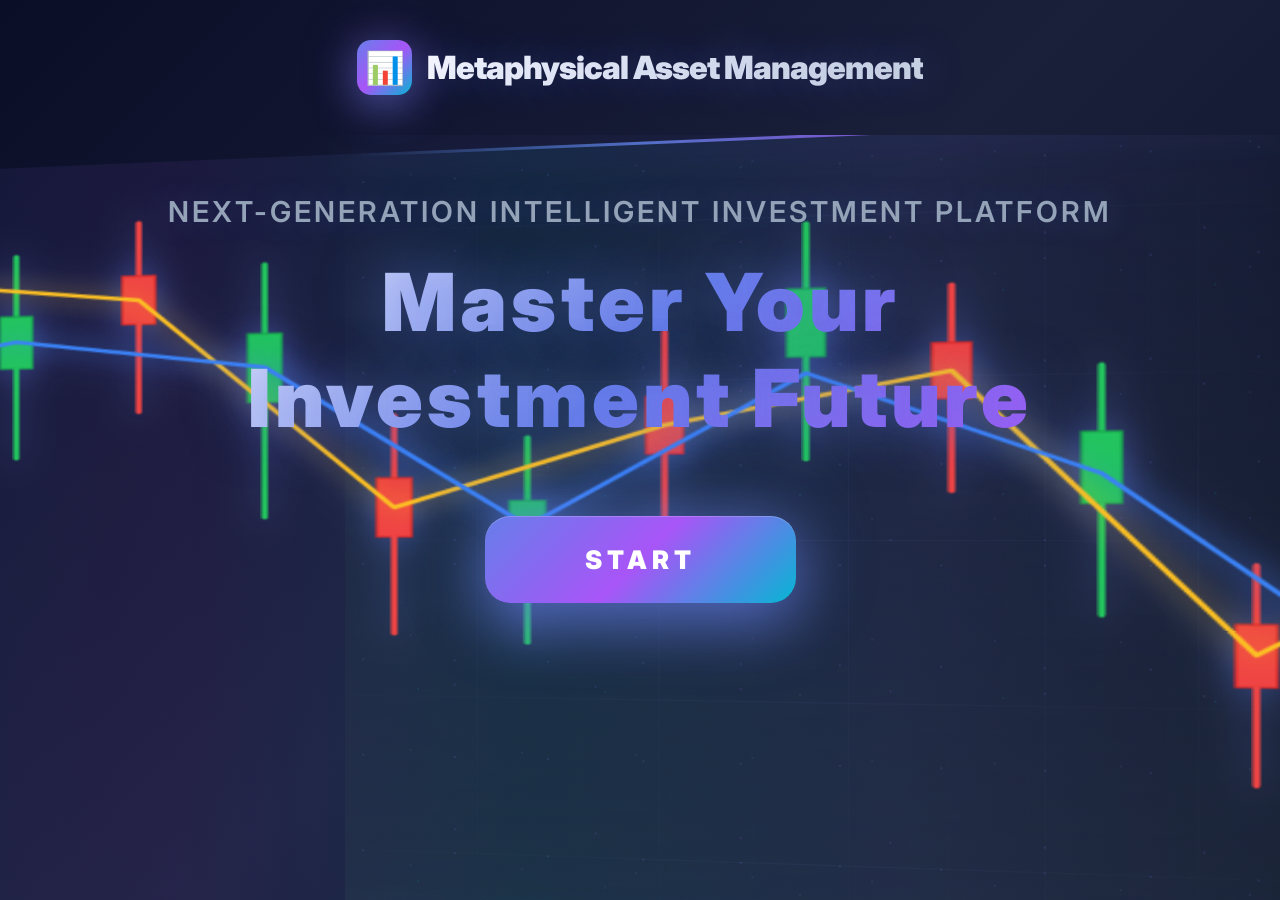
<file: src/main/resources/static/index.html>
<!DOCTYPE html>
<html lang="en">
<head>
    <meta charset="UTF-8">
    <meta name="viewport" content="width=device-width, initial-scale=1.0">
    <title>Portfolio Pro - Intelligent Investment Management System</title>
    <link rel="preconnect" href="https://fonts.googleapis.com">
    <link rel="preconnect" href="https://fonts.gstatic.com" crossorigin>
    <link href="https://fonts.googleapis.com/css2?family=Inter:wght@300;400;500;600;700;800;900&display=swap" rel="stylesheet">
    <style>
        * {
            margin: 0;
            padding: 0;
            box-sizing: border-box;
        }

        body {
            font-family: 'Inter', -apple-system, BlinkMacSystemFont, sans-serif;
            background: linear-gradient(135deg, #0a0e27 0%, #1a1f3a 50%, #0d1229 100%);
            min-height: 100vh;
            color: #ffffff;
            overflow-x: hidden;
            position: relative;
        }

        /* 3D K 线图表背景 */
        .kline-chart-wrapper {
            position: fixed;
            bottom: -5%;
            left: 0;
            right: 0;
            height: 90vh;
            z-index: 0;
            perspective: 2000px;
            overflow: hidden;
        }

        /* 粒子背景层 */
        .particles-layer {
            position: absolute;
            top: 0;
            left: 0;
            right: 0;
            bottom: 0;
            background-image: 
                radial-gradient(circle at 20% 30%, rgba(102, 126, 234, 0.15) 1px, transparent 1px),
                radial-gradient(circle at 80% 70%, rgba(168, 85, 247, 0.15) 1px, transparent 1px),
                radial-gradient(circle at 40% 80%, rgba(6, 182, 212, 0.1) 1.5px, transparent 1.5px),
                radial-gradient(circle at 60% 20%, rgba(102, 126, 234, 0.1) 1px, transparent 1px);
            background-size: 100px 100px, 150px 150px, 200px 200px, 120px 120px;
            animation: particlesFloat 20s linear infinite;
            pointer-events: none;
        }

        @keyframes particlesFloat {
            0% {
                transform: translateY(0) translateX(0);
            }
            50% {
                transform: translateY(-30px) translateX(20px);
            }
            100% {
                transform: translateY(0) translateX(0);
            }
        }

        /* 流光效果 */
        .flowing-light {
            position: absolute;
            top: 0;
            left: -100%;
            width: 200%;
            height: 100%;
            background: linear-gradient(90deg, 
                transparent 0%, 
                rgba(102, 126, 234, 0.08) 20%, 
                rgba(168, 85, 247, 0.08) 40%,
                rgba(6, 182, 212, 0.08) 60%,
                rgba(102, 126, 234, 0.08) 80%,
                transparent 100%);
            animation: flowingMove 12s linear infinite;
            pointer-events: none;
        }

        @keyframes flowingMove {
            0% {
                transform: translateX(0);
            }
            100% {
                transform: translateX(50%);
            }
        }

        .kline-chart-container {
            position: relative;
            width: 75%;
            max-width: 1200px;
            margin: 0 auto;
            height: 100%;
            background: linear-gradient(180deg, rgba(15, 23, 42, 0.15) 0%, rgba(30, 41, 59, 0.85) 100%);
            transform: rotateY(-12deg) translateZ(-80px);
            transform-style: preserve-3d;
            transition: transform 0.6s ease;
            display: flex;
            align-items: center;
            justify-content: center;
            padding: 5% 0;
            left: 50%;
            transform: translateX(-50%) rotateY(-12deg);
        }

        .kline-chart-container::after {
            content: '';
            position: absolute;
            bottom: 0;
            left: 0;
            right: 0;
            height: 3px;
            background: linear-gradient(90deg, transparent, rgba(6, 182, 212, 0.8), rgba(102, 126, 234, 0.8), transparent);
            box-shadow: 
                0 0 40px rgba(6, 182, 212, 0.6),
                0 0 80px rgba(102, 126, 234, 0.4);
            animation: bottomLineGlow 5s ease-in-out infinite;
        }

        @keyframes bottomLineGlow {
            0%, 100% { 
                opacity: 0.8;
                box-shadow: 
                    0 0 40px rgba(6, 182, 212, 0.6),
                    0 0 80px rgba(102, 126, 234, 0.4);
            }
            50% { 
                opacity: 1;
                box-shadow: 
                    0 0 60px rgba(6, 182, 212, 0.8),
                    0 0 100px rgba(102, 126, 234, 0.6);
            }
        }

        .kline-chart-container::before {
            content: '';
            position: absolute;
            top: 0;
            left: 0;
            right: 0;
            height: 3px;
            background: linear-gradient(90deg, transparent, rgba(102, 126, 234, 0.8), rgba(168, 85, 247, 0.8), transparent);
            box-shadow: 
                0 0 40px rgba(102, 126, 234, 0.6),
                0 0 80px rgba(168, 85, 247, 0.4);
            animation: topLineGlow 4s ease-in-out infinite;
        }

        @keyframes topLineGlow {
            0%, 100% { 
                opacity: 0.8;
                box-shadow: 
                    0 0 40px rgba(102, 126, 234, 0.6),
                    0 0 80px rgba(168, 85, 247, 0.4);
            }
            50% { 
                opacity: 1;
                box-shadow: 
                    0 0 60px rgba(102, 126, 234, 0.8),
                    0 0 100px rgba(168, 85, 247, 0.6);
            }
        }

        .chart-grid {
            position: absolute;
            top: 0;
            left: 0;
            right: 0;
            bottom: 0;
            pointer-events: none;
            opacity: 0.15;
        }

        .grid-line-h {
            position: absolute;
            left: 0;
            right: 0;
            height: 1px;
            background: linear-gradient(90deg, transparent, rgba(102, 126, 234, 0.4), transparent);
        }

        .grid-line-h:nth-child(1) { top: 10%; }
        .grid-line-h:nth-child(2) { top: 30%; }
        .grid-line-h:nth-child(3) { top: 50%; }
        .grid-line-h:nth-child(4) { top: 70%; }
        .grid-line-h:nth-child(5) { top: 90%; }

        .grid-line-v {
            position: absolute;
            top: 0;
            bottom: 0;
            width: 1px;
            background: linear-gradient(180deg, transparent, rgba(102, 126, 234, 0.3), transparent);
        }

        .grid-line-v:nth-child(6) { left: 15%; }
        .grid-line-v:nth-child(7) { left: 35%; }
        .grid-line-v:nth-child(8) { left: 55%; }
        .grid-line-v:nth-child(9) { left: 75%; }
        .grid-line-v:nth-child(10) { left: 90%; }

        /* 价格曲线容器 */
        .price-curves-container {
            position: absolute;
            top: 0;
            left: -100%;
            width: 300%;
            height: 100%;
            display: flex;
            align-items: center;
            animation: rollercoasterScroll 25s linear infinite;
            transform-style: preserve-3d;
        }

        @keyframes rollercoasterScroll {
            0% {
                transform: translateX(0);
            }
            100% {
                transform: translateX(-33.33%);
            }
        }

        .curve-canvas {
            flex: 1;
            height: 100%;
            position: relative;
            display: flex;
            align-items: center;
            padding: 0 30px;
            transform-style: preserve-3d;
        }

        /* 价格蜡烛图 SVG */
        .price-curve-svg {
            width: 100%;
            height: 100%;
            position: absolute;
            filter: drop-shadow(0 0 20px rgba(102, 126, 234, 0.6));
            transform-style: preserve-3d;
        }

        /* 蜡烛样式 */
        .candle {
            cursor: pointer;
            transition: all 0.4s cubic-bezier(0.4, 0, 0.2, 1);
            transform-style: preserve-3d;
        }

        .candle:hover {
            transform: scale(1.15) translateZ(20px);
            filter: drop-shadow(0 0 40px rgba(102, 126, 234, 1));
            z-index: 100;
        }

        /* 影线 - 日 K 线图样式 */
        .candle-wick {
            stroke-width: 3;
            stroke-linecap: round;
        }

        .candle-wick.bullish {
            stroke: #ef4444;
        }

        .candle-wick.bearish {
            stroke: #22c55e;
        }

        /* K 线实体 - 日 K 线图样式 */
        .candle-body {
            opacity: 1;
        }
        
        .candle-body.bullish {
            fill: #ef4444;
            stroke: #dc2626;
            stroke-width: 1px;
        }
        
        .candle-body.bearish {
            fill: #22c55e;
            stroke: #16a34a;
            stroke-width: 1px;
        }

        /* 均线样式 */
        .ma-line {
            stroke-width: 2.5;
            fill: none;
            stroke-linecap: round;
            stroke-linejoin: round;
        }

        .ma5 {
            stroke: #fbbf24;  /* 金黄色 - MA5 */
            filter: drop-shadow(0 0 8px rgba(251, 191, 36, 0.8));
        }

        .ma10 {
            stroke: #3b82f6;  /* 蓝色 - MA10 */
            filter: drop-shadow(0 0 8px rgba(59, 130, 246, 0.8));
        }

        /* 蜡烛动画效果 */
        .candle {
            animation: candlePulse 3s ease-in-out infinite;
        }

        .candle:nth-child(odd) {
            animation-delay: 0s;
        }

        .candle:nth-child(even) {
            animation-delay: 0.5s;
        }

        @keyframes candlePulse {
            0%, 100% {
                opacity: 0.88;
            }
            50% {
                opacity: 1;
            }
        }

        /* 主容器 */
        .main-container {
            position: relative;
            z-index: 1;
            max-width: 1600px;
            margin: 0 auto;
            padding: 0 40px;
            min-height: 100vh;
            display: flex;
            flex-direction: column;
            justify-content: center;
            align-items: center;
        }

        /* Logo */
        .logo {
            position: absolute;
            top: 40px;
            left: 50%;
            transform: translateX(-50%);
            display: flex;
            align-items: center;
            gap: 15px;
            animation: pulse 2s ease-in-out infinite;
        }

        @keyframes pulse {
            0%, 100% { opacity: 1; }
            50% { opacity: 0.85; }
        }

        .logo-icon {
            width: 55px;
            height: 55px;
            background: linear-gradient(135deg, #667eea 0%, #a855f7 50%, #06b6d4 100%);
            border-radius: 14px;
            display: flex;
            align-items: center;
            justify-content: center;
            font-size: 2em;
            box-shadow: 
                0 10px 40px rgba(102, 126, 234, 0.5),
                0 0 60px rgba(168, 85, 247, 0.3);
        }

        .logo-text {
            font-size: 2em;
            font-weight: 900;
            background: linear-gradient(135deg, #ffffff 0%, #e2e8f0 50%, #cbd5e1 100%);
            -webkit-background-clip: text;
            -webkit-text-fill-color: transparent;
            background-clip: text;
            letter-spacing: -1px;
            text-shadow: 0 0 40px rgba(102, 126, 234, 0.4);
        }

        /* 中间内容 */
        .center-content {
            text-align: center;
            animation: fadeInUp 1.5s ease both;
            position: relative;
            z-index: 2;
            margin-top: -100px;
        }

        @keyframes fadeInUp {
            from {
                opacity: 0;
                transform: translateY(40px);
            }
            to {
                opacity: 1;
                transform: translateY(0);
            }
        }

        .center-subtitle {
            font-size: 1.8em;
            color: #94a3b8;
            margin-bottom: 25px;
            font-weight: 600;
            letter-spacing: 3px;
            text-transform: uppercase;
            animation: fadeInUp 1s ease 0.3s both;
            text-shadow: 0 0 30px rgba(102, 126, 234, 0.3);
        }

        .center-tagline {
            font-size: 5em;
            color: #cbd5e1;
            margin-bottom: 70px;
            font-weight: 900;
            background: linear-gradient(135deg, #ffffff 0%, #667eea 50%, #a855f7 100%);
            -webkit-background-clip: text;
            -webkit-text-fill-color: transparent;
            background-clip: text;
            letter-spacing: 4px;
            line-height: 1.2;
            text-shadow: 0 0 60px rgba(102, 126, 234, 0.5);
            animation: fadeInUp 1s ease 0.5s both;
        }

        .start-btn {
            padding: 28px 100px;
            background: linear-gradient(135deg, #667eea 0%, #a855f7 50%, #06b6d4 100%);
            border: none;
            border-radius: 25px;
            color: white;
            font-size: 1.6em;
            font-weight: 900;
            cursor: pointer;
            transition: all 0.5s cubic-bezier(0.4, 0, 0.2, 1);
            box-shadow: 
                0 20px 60px rgba(102, 126, 234, 0.6),
                0 0 80px rgba(102, 126, 234, 0.4),
                inset 0 1px 0 rgba(255, 255, 255, 0.2);
            text-decoration: none;
            display: inline-block;
            letter-spacing: 5px;
            text-transform: uppercase;
            position: relative;
            overflow: hidden;
            animation: fadeInUp 1s ease 0.7s both;
            backdrop-filter: blur(10px);
        }

        .start-btn::before {
            content: '';
            position: absolute;
            top: 0;
            left: -100%;
            width: 100%;
            height: 100%;
            background: linear-gradient(90deg, transparent, rgba(255, 255, 255, 0.3), transparent);
            transition: left 0.6s;
        }

        .start-btn:hover::before {
            left: 100%;
        }

        .start-btn:active::before {
            width: 400px;
            height: 400px;
        }

        .start-btn:hover {
            transform: translateY(-10px) scale(1.08);
            box-shadow: 
                0 30px 80px rgba(102, 126, 234, 0.8),
                0 0 100px rgba(102, 126, 234, 0.6),
                inset 0 1px 0 rgba(255, 255, 255, 0.3);
        }

        /* 响应式设计 */
        @media (max-width: 1200px) {
            .center-subtitle {
                font-size: 1.5em;
            }

            .center-tagline {
                font-size: 4em;
                margin-bottom: 60px;
            }

            .start-btn {
                padding: 24px 80px;
                font-size: 1.4em;
            }

            .logo {
                top: 20px;
            }

            .kline-chart-wrapper {
                height: 60vh;
            }
        }

        @media (max-width: 768px) {
            .main-container {
                padding: 0 20px;
                justify-content: flex-start;
                padding-top: 120px;
            }

            .logo-text {
                font-size: 1.5em;
            }

            .logo-icon {
                width: 45px;
                height: 45px;
                font-size: 1.5em;
            }

            .center-subtitle {
                font-size: 1.3em;
                margin-bottom: 20px;
            }

            .center-tagline {
                font-size: 3em;
                margin-bottom: 50px;
                letter-spacing: 3px;
            }

            .start-btn {
                padding: 20px 60px;
                font-size: 1.2em;
                width: 100%;
            }

            .kline-chart-wrapper {
                height: 50vh;
            }
        }

        @media (max-width: 480px) {
            .center-subtitle {
                font-size: 1.1em;
                letter-spacing: 2px;
            }

            .center-tagline {
                font-size: 2.2em;
                margin-bottom: 40px;
                letter-spacing: 2px;
            }

            .start-btn {
                padding: 18px 50px;
                font-size: 1.1em;
            }

            .logo {
                flex-direction: column;
                gap: 10px;
                top: 30px;
            }

            .kline-chart-wrapper {
                height: 45vh;
            }
        }
    </style>
</head>
<body>
    <!-- 3D K线图表背景 -->
    <div class="kline-chart-wrapper">
        <div class="kline-chart-container">
            <!-- 粒子层 -->
            <div class="particles-layer"></div>
            <!-- 流光效果 -->
            <div class="flowing-light"></div>
            <div class="chart-grid">
                <div class="grid-line-h"></div>
                <div class="grid-line-h"></div>
                <div class="grid-line-h"></div>
                <div class="grid-line-h"></div>
                <div class="grid-line-h"></div>
                <div class="grid-line-v"></div>
                <div class="grid-line-v"></div>
                <div class="grid-line-v"></div>
                <div class="grid-line-v"></div>
                <div class="grid-line-v"></div>
            </div>
            
            <!-- 价格蜡烛图容器 -->
            <div class="price-curves-container">
                <!-- 第一组蜡烛图 -->
                <div class="curve-canvas">
                    <svg class="price-curve-svg" viewBox="0 0 1200 500" preserveAspectRatio="none">
                        <defs>
                            <linearGradient id="openGradient" x1="0%" y1="0%" x2="100%" y2="0%">
                                <stop offset="0%" style="stop-color:#667eea;stop-opacity:1" />
                                <stop offset="100%" style="stop-color:#4f46e5;stop-opacity:1" />
                            </linearGradient>
                            <linearGradient id="closeGradient" x1="0%" y1="0%" x2="100%" y2="0%">
                                <stop offset="0%" style="stop-color:#a855f7;stop-opacity:1" />
                                <stop offset="100%" style="stop-color:#9333ea;stop-opacity:1" />
                            </linearGradient>
                            <linearGradient id="highGradient" x1="0%" y1="0%" x2="100%" y2="0%">
                                <stop offset="0%" style="stop-color:#06b6d4;stop-opacity:1" />
                                <stop offset="100%" style="stop-color:#0891b2;stop-opacity:1" />
                            </linearGradient>
                            <linearGradient id="lowGradient" x1="0%" y1="0%" x2="100%" y2="0%">
                                <stop offset="0%" style="stop-color:#f59e0b;stop-opacity:1" />
                                <stop offset="100%" style="stop-color:#d97706;stop-opacity:1" />
                            </linearGradient>
                            <linearGradient id="bullishGradient" x1="0%" y1="0%" x2="100%" y2="0%">
                                <stop offset="0%" style="stop-color:#ff6b6b;stop-opacity:1" />
                                <stop offset="30%" style="stop-color:#ef4444;stop-opacity:1" />
                                <stop offset="50%" style="stop-color:#dc2626;stop-opacity:1" />
                                <stop offset="70%" style="stop-color:#b91c1c;stop-opacity:1" />
                                <stop offset="100%" style="stop-color:#991b1b;stop-opacity:1" />
                            </linearGradient>
                            <linearGradient id="bearishGradient" x1="0%" y1="0%" x2="100%" y2="0%">
                                <stop offset="0%" style="stop-color:#4ade80;stop-opacity:1" />
                                <stop offset="30%" style="stop-color:#22c55e;stop-opacity:1" />
                                <stop offset="50%" style="stop-color:#16a34a;stop-opacity:1" />
                                <stop offset="70%" style="stop-color:#15803d;stop-opacity:1" />
                                <stop offset="100%" style="stop-color:#14532d;stop-opacity:1" />
                            </linearGradient>
                            <linearGradient id="bullishTopGradient" x1="0%" y1="0%" x2="0%" y2="100%">
                                <stop offset="0%" style="stop-color:#fca5a5;stop-opacity:1" />
                                <stop offset="100%" style="stop-color:#ef4444;stop-opacity:1" />
                            </linearGradient>
                            <linearGradient id="bearishTopGradient" x1="0%" y1="0%" x2="0%" y2="100%">
                                <stop offset="0%" style="stop-color:#86efac;stop-opacity:1" />
                                <stop offset="100%" style="stop-color:#22c55e;stop-opacity:1" />
                            </linearGradient>
                            <linearGradient id="bullishBottomGradient" x1="0%" y1="0%" x2="0%" y2="100%">
                                <stop offset="0%" style="stop-color:#991b1b;stop-opacity:1" />
                                <stop offset="100%" style="stop-color:#7f1d1d;stop-opacity:1" />
                            </linearGradient>
                            <linearGradient id="bearishBottomGradient" x1="0%" y1="0%" x2="0%" y2="100%">
                                <stop offset="0%" style="stop-color:#14532d;stop-opacity:1" />
                                <stop offset="100%" style="stop-color:#052e16;stop-opacity:1" />
                            </linearGradient>
                            <linearGradient id="bullishWickGradient" x1="0%" y1="0%" x2="0%" y2="100%">
                                <stop offset="0%" style="stop-color:#ff6b6b;stop-opacity:1" />
                                <stop offset="100%" style="stop-color:#dc2626;stop-opacity:1" />
                            </linearGradient>
                            <linearGradient id="bearishWickGradient" x1="0%" y1="0%" x2="0%" y2="100%">
                                <stop offset="0%" style="stop-color:#4ade80;stop-opacity:1" />
                                <stop offset="100%" style="stop-color:#16a34a;stop-opacity:1" />
                            </linearGradient>
                            <linearGradient id="connectionGradient" x1="0%" y1="0%" x2="100%" y2="0%">
                                <stop offset="0%" style="stop-color:#667eea;stop-opacity:0.8" />
                                <stop offset="50%" style="stop-color:#a855f7;stop-opacity:1" />
                                <stop offset="100%" style="stop-color:#06b6d4;stop-opacity:0.8" />
                            </linearGradient>
                            <!-- 3D 光影滤镜 -->
                            <filter id="candleGlow" x="-50%" y="-50%" width="200%" height="200%">
                                <feGaussianBlur stdDeviation="3" result="coloredBlur"/>
                                <feMerge>
                                    <feMergeNode in="coloredBlur"/>
                                    <feMergeNode in="SourceGraphic"/>
                                </feMerge>
                            </filter>
                            <filter id="candleShadow" x="-50%" y="-50%" width="200%" height="200%">
                                <feDropShadow dx="2" dy="2" stdDeviation="3" flood-color="rgba(0,0,0,0.5)"/>
                            </filter>
                        </defs>

                        <!-- 连接线 -->
                        <path class="candle-connection" d="M 65 130 Q 80 130 95 130" />
                                                
                        <!-- 蜡烛 1: 涨 - 日 K 线 -->
                        <g class="candle">
                            <!-- 上影线 -->
                            <line class="candle-wick bullish" x1="50" y1="40" x2="50" y2="90" />
                            <!-- K 线实体 (红色) -->
                            <rect class="candle-body bullish" x="42" y="90" width="16" height="35" />
                            <!-- 下影线 -->
                            <line class="candle-wick bullish" x1="50" y1="125" x2="50" y2="190" />
                        </g>
                                                
                        <!-- 蜡烛 2: 跌 - 日 K 线 -->
                        <g class="candle">
                            <!-- 上影线 -->
                            <line class="candle-wick bearish" x1="110" y1="70" x2="110" y2="120" />
                            <!-- K 线实体 (绿色) -->
                            <rect class="candle-body bearish" x="102" y="120" width="16" height="40" />
                            <!-- 下影线 -->
                            <line class="candle-wick bearish" x1="110" y1="160" x2="110" y2="230" />
                        </g>
                                                
                        <!-- 蜡烛 3: 涨 - 日 K 线 -->
                        <g class="candle">
                            <!-- 上影线 -->
                            <line class="candle-wick bullish" x1="170" y1="20" x2="170" y2="60" />
                            <!-- K 线实体 (红色) -->
                            <rect class="candle-body bullish" x="162" y="60" width="16" height="30" />
                            <!-- 下影线 -->
                            <line class="candle-wick bullish" x1="170" y1="90" x2="170" y2="150" />
                        </g>
                                                
                        <!-- 蜡烛 4: 跌 - 日 K 线 -->
                        <g class="candle">
                            <!-- 上影线 -->
                            <line class="candle-wick bearish" x1="230" y1="60" x2="230" y2="100" />
                            <!-- K 线实体 (绿色) -->
                            <rect class="candle-body bearish" x="222" y="100" width="16" height="35" />
                            <!-- 下影线 -->
                            <line class="candle-wick bearish" x1="230" y1="135" x2="230" y2="195" />
                        </g>
                                                
                        <!-- 蜡烛 5: 涨 - 日 K 线 -->
                        <g class="candle">
                            <!-- 上影线 -->
                            <line class="candle-wick bullish" x1="290" y1="40" x2="290" y2="75" />
                            <!-- K 线实体 (红色) -->
                            <rect class="candle-body bullish" x="282" y="75" width="16" height="32" />
                            <!-- 下影线 -->
                            <line class="candle-wick bullish" x1="290" y1="107" x2="290" y2="165" />
                        </g>
                        
                        <!-- 蜡烛 6: 跌 - 日 K 线 -->
                        <g class="candle">
                            <!-- 上影线 -->
                            <line class="candle-wick bearish" x1="350" y1="70" x2="350" y2="115" />
                            <!-- K 线实体 (绿色) -->
                            <rect class="candle-body bearish" x="342" y="115" width="16" height="45" />
                            <!-- 下影线 -->
                            <line class="candle-wick bearish" x1="350" y1="160" x2="350" y2="235" />
                        </g>
                        
                        <!-- 蜡烛 7: 涨 - 日 K 线 -->
                        <g class="candle">
                            <!-- 上影线 -->
                            <line class="candle-wick bullish" x1="410" y1="170" x2="410" y2="210" />
                            <!-- K 线实体 (红色) -->
                            <rect class="candle-body bullish" x="402" y="210" width="16" height="38" />
                            <!-- 下影线 -->
                            <line class="candle-wick bullish" x1="410" y1="248" x2="410" y2="310" />
                        </g>
                        
                        <!-- 蜡烛 8: 跌 - 日 K 线 -->
                        <g class="candle">
                            <!-- 上影线 -->
                            <line class="candle-wick bearish" x1="470" y1="185" x2="470" y2="225" />
                            <!-- K 线实体 (绿色) -->
                            <rect class="candle-body bearish" x="462" y="225" width="16" height="33" />
                            <!-- 下影线 -->
                            <line class="candle-wick bearish" x1="470" y1="258" x2="470" y2="315" />
                        </g>
                        
                        <!-- 蜡烛 9: 涨 - 日 K 线 -->
                        <g class="candle">
                            <!-- 上影线 -->
                            <line class="candle-wick bullish" x1="530" y1="120" x2="530" y2="160" />
                            <!-- K 线实体 (红色) -->
                            <rect class="candle-body bullish" x="522" y="160" width="16" height="36" />
                            <!-- 下影线 -->
                            <line class="candle-wick bullish" x1="530" y1="196" x2="530" y2="255" />
                        </g>
                        
                        <!-- 蜡烛 10: 跌 - 日 K 线 -->
                        <g class="candle">
                            <!-- 上影线 -->
                            <line class="candle-wick bearish" x1="590" y1="55" x2="590" y2="95" />
                            <!-- K 线实体 (绿色) -->
                            <rect class="candle-body bearish" x="582" y="95" width="16" height="42" />
                            <!-- 下影线 -->
                            <line class="candle-wick bearish" x1="590" y1="137" x2="590" y2="200" />
                        </g>
                        
                        <!-- 蜡烛 11: 涨 - 日 K 线 -->
                        <g class="candle">
                            <!-- 上影线 -->
                            <line class="candle-wick bullish" x1="650" y1="95" x2="650" y2="130" />
                            <!-- K 线实体 (红色) -->
                            <rect class="candle-body bullish" x="642" y="130" width="16" height="34" />
                            <!-- 下影线 -->
                            <line class="candle-wick bullish" x1="650" y1="164" x2="650" y2="220" />
                        </g>
                        
                        <!-- 蜡烛 12: 跌 - 日 K 线 -->
                        <g class="candle">
                            <!-- 上影线 -->
                            <line class="candle-wick bearish" x1="710" y1="145" x2="710" y2="185" />
                            <!-- K 线实体 (绿色) -->
                            <rect class="candle-body bearish" x="702" y="185" width="16" height="43" />
                            <!-- 下影线 -->
                            <line class="candle-wick bearish" x1="710" y1="228" x2="710" y2="295" />
                        </g>
                        
                        <!-- 蜡烛 13: 涨 - 日 K 线 -->
                        <g class="candle">
                            <!-- 上影线 -->
                            <line class="candle-wick bullish" x1="770" y1="265" x2="770" y2="300" />
                            <!-- K 线实体 (红色) -->
                            <rect class="candle-body bullish" x="762" y="300" width="16" height="37" />
                            <!-- 下影线 -->
                            <line class="candle-wick bullish" x1="770" y1="337" x2="770" y2="395" />
                        </g>
                        
                        <!-- 蜡烛 14: 跌 - 日 K 线 -->
                        <g class="candle">
                            <!-- 上影线 -->
                            <line class="candle-wick bearish" x1="830" y1="285" x2="830" y2="320" />
                            <!-- K 线实体 (绿色) -->
                            <rect class="candle-body bearish" x="822" y="320" width="16" height="31" />
                            <!-- 下影线 -->
                            <line class="candle-wick bearish" x1="830" y1="351" x2="830" y2="405" />
                        </g>
                        
                        <!-- 蜡烛 15: 涨 - 日 K 线 -->
                        <g class="candle">
                            <!-- 上影线 -->
                            <line class="candle-wick bullish" x1="890" y1="165" x2="890" y2="205" />
                            <!-- K 线实体 (红色) -->
                            <rect class="candle-body bullish" x="882" y="205" width="16" height="39" />
                            <!-- 下影线 -->
                            <line class="candle-wick bullish" x1="890" y1="244" x2="890" y2="305" />
                        </g>
                        
                        <!-- 蜡烛 16: 跌 - 日 K 线 -->
                        <g class="candle">
                            <!-- 上影线 -->
                            <line class="candle-wick bearish" x1="950" y1="115" x2="950" y2="155" />
                            <!-- K 线实体 (绿色) -->
                            <rect class="candle-body bearish" x="942" y="155" width="16" height="36" />
                            <!-- 下影线 -->
                            <line class="candle-wick bearish" x1="950" y1="191" x2="950" y2="250" />
                        </g>
                        
                        <!-- 蜡烛 17: 涨 - 日 K 线 -->
                        <g class="candle">
                            <!-- 上影线 -->
                            <line class="candle-wick bullish" x1="1010" y1="85" x2="1010" y2="120" />
                            <!-- K 线实体 (红色) -->
                            <rect class="candle-body bullish" x="1002" y="120" width="16" height="35" />
                            <!-- 下影线 -->
                            <line class="candle-wick bullish" x1="1010" y1="155" x2="1010" y2="215" />
                        </g>
                        
                        <!-- 蜡烛 18: 跌 - 日 K 线 -->
                        <g class="candle">
                            <!-- 上影线 -->
                            <line class="candle-wick bearish" x1="1070" y1="135" x2="1070" y2="175" />
                            <!-- K 线实体 (绿色) -->
                            <rect class="candle-body bearish" x="1062" y="175" width="16" height="44" />
                            <!-- 下影线 -->
                            <line class="candle-wick bearish" x1="1070" y1="219" x2="1070" y2="285" />
                        </g>
                        
                        <!-- 蜡烛 19: 涨 - 日 K 线 -->
                        <g class="candle">
                            <!-- 上影线 -->
                            <line class="candle-wick bullish" x1="1130" y1="215" x2="1130" y2="250" />
                            <!-- K 线实体 (红色) -->
                            <rect class="candle-body bullish" x="1122" y="250" width="16" height="36" />
                            <!-- 下影线 -->
                            <line class="candle-wick bullish" x1="1130" y1="286" x2="1130" y2="345" />
                        </g>

                        <!-- MA5 均线 (金黄色) -->
                        <path class="ma-line ma5" d="M 50 115 L 170 75 L 290 91 L 410 229 L 530 178 L 650 147 L 770 318 L 890 224 L 1010 137 L 1130 268" />

                        <!-- MA10 均线 (蓝色) -->
                        <path class="ma-line ma10" d="M 110 145 L 230 117 L 350 137 L 470 241 L 590 147 L 710 210 L 830 335 L 950 203 L 1070 202 L 1130 305" />
                    </svg>
                </div>
            </div>
        </div>
    </div>

    <!-- 主容器 -->
    <div class="main-container">
        <!-- Logo -->
        <div class="logo">
            <div class="logo-icon">📊</div>
            <div class="logo-text">Metaphysical Asset Management</div>
        </div>

        <!-- 中间内容 -->
        <div class="center-content">
            <p class="center-subtitle">Next-Generation Intelligent Investment Platform</p>
            <p class="center-tagline">Master Your<br>Investment Future</p>
            <a href="dashboard.html" class="start-btn">START</a>
        </div>
    </div>
</body>
</html>
</file>
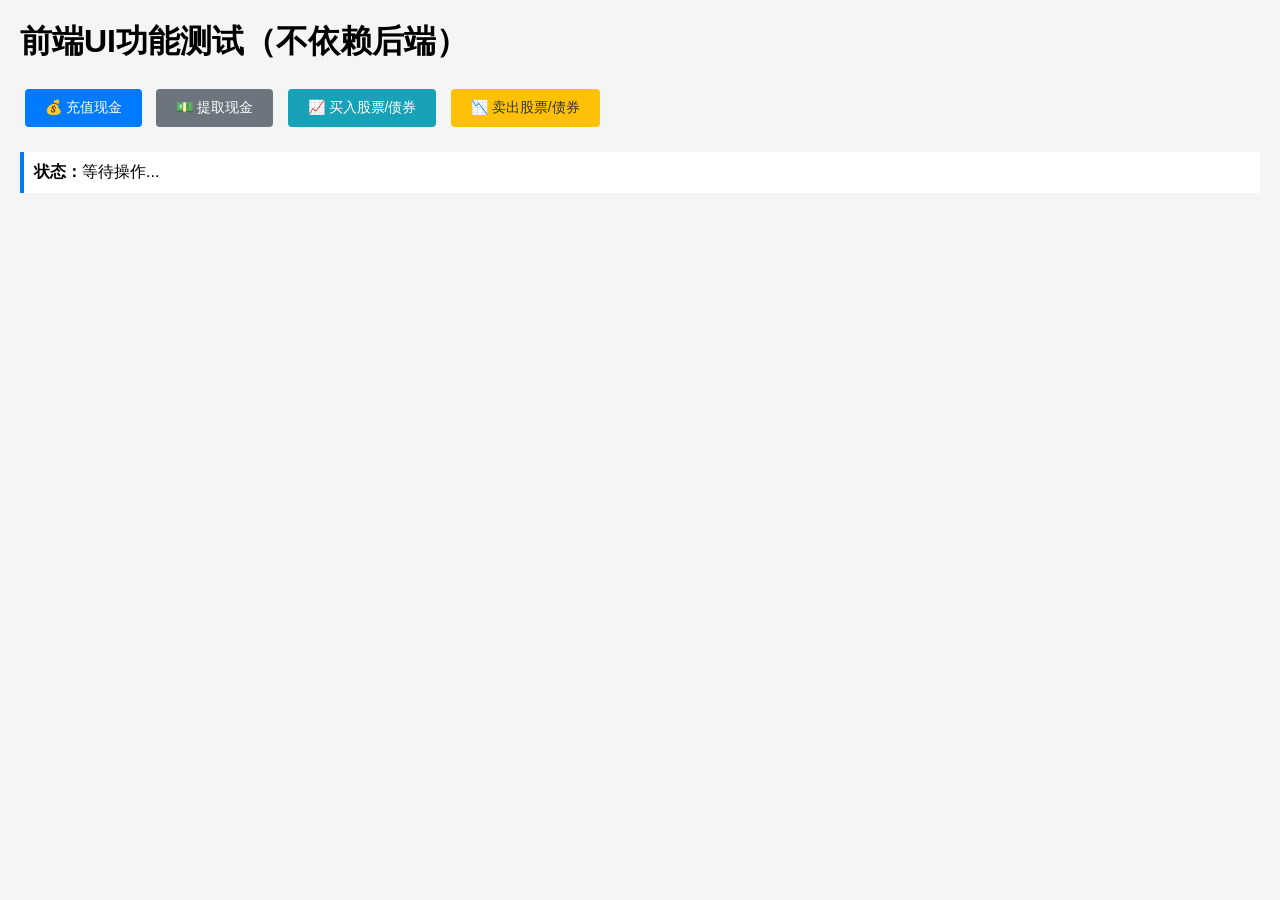
<file: test_holdings_ui.html>
<!DOCTYPE html>
<html lang="zh-CN">
<head>
    <meta charset="UTF-8">
    <meta name="viewport" content="width=device-width, initial-scale=1.0">
    <title>测试前端UI功能</title>
    <style>
        * {
            margin: 0;
            padding: 0;
            box-sizing: border-box;
        }
        body {
            font-family: Arial, sans-serif;
            padding: 20px;
            background-color: #f5f5f5;
        }
        h1 {
            margin-bottom: 20px;
        }
        .btn {
            padding: 10px 20px;
            margin: 5px;
            border: none;
            border-radius: 4px;
            cursor: pointer;
            font-size: 14px;
        }
        .btn-primary {
            background-color: #007bff;
            color: white;
        }
        .btn-secondary {
            background-color: #6c757d;
            color: white;
        }
        .btn-info {
            background-color: #17a2b8;
            color: white;
        }
        .btn-warning {
            background-color: #ffc107;
            color: #333;
        }
        .modal {
            display: none;
            position: fixed;
            z-index: 1000;
            left: 0;
            top: 0;
            width: 100%;
            height: 100%;
            background-color: rgba(0,0,0,0.5);
        }
        .modal-content {
            background-color: #fff;
            margin: 15% auto;
            padding: 20px;
            border: 1px solid #888;
            width: 80%;
            max-width: 500px;
            border-radius: 5px;
        }
        .close {
            color: #aaa;
            float: right;
            font-size: 28px;
            font-weight: bold;
            cursor: pointer;
        }
        .close:hover {
            color: #000;
        }
        .form-group {
            margin-bottom: 15px;
        }
        .form-group label {
            display: block;
            margin-bottom: 5px;
            font-weight: bold;
        }
        .form-group input {
            width: 100%;
            padding: 8px;
            border: 1px solid #ddd;
            border-radius: 4px;
            font-size: 14px;
        }
        .form-group button {
            width: 100%;
            padding: 10px;
            background-color: #007bff;
            color: white;
            border: none;
            border-radius: 4px;
            cursor: pointer;
            font-size: 14px;
        }
        .status {
            margin-top: 20px;
            padding: 10px;
            background-color: #fff;
            border-left: 4px solid #007bff;
            padding-left: 10px;
        }
    </style>
</head>
<body>
    <h1>前端UI功能测试（不依赖后端）</h1>

    <div class="buttons">
        <button class="btn btn-primary" onclick="openCashDepositModal()">💰 充值现金</button>
        <button class="btn btn-secondary" onclick="openCashWithdrawModal()">💵 提取现金</button>
        <button class="btn btn-info" onclick="openBuyModal()">📈 买入股票/债券</button>
        <button class="btn btn-warning" onclick="openSellModal()">📉 卖出股票/债券</button>
    </div>

    <div class="status" id="status">
        <strong>状态：</strong><span id="statusText">等待操作...</span>
    </div>

    <!-- Cash Deposit Modal -->
    <div id="cashDepositModal" class="modal">
        <div class="modal-content">
            <span class="close" onclick="closeCashDepositModal()">&times;</span>
            <h2>充值现金</h2>
            <form id="cashDepositForm" onsubmit="handleDeposit(event)">
                <div class="form-group">
                    <label for="depositAmount">充值金额:</label>
                    <input type="number" id="depositAmount" required min="0.01" step="0.01" placeholder="金额">
                </div>
                <button type="submit" class="btn btn-primary">确认充值</button>
            </form>
        </div>
    </div>

    <!-- Cash Withdraw Modal -->
    <div id="cashWithdrawModal" class="modal">
        <div class="modal-content">
            <span class="close" onclick="closeCashWithdrawModal()">&times;</span>
            <h2>提取现金</h2>
            <form id="cashWithdrawForm" onsubmit="handleWithdraw(event)">
                <div class="form-group">
                    <label for="withdrawAmount">提取金额:</label>
                    <input type="number" id="withdrawAmount" required min="0.01" step="0.01" placeholder="金额">
                </div>
                <div class="form-group">
                    <label>当前现金余额:</label>
                    <div id="currentCashBalance">¥0.00</div>
                </div>
                <button type="submit" class="btn btn-primary">确认提取</button>
            </form>
        </div>
    </div>

    <!-- Buy Stock Modal -->
    <div id="buyModal" class="modal">
        <div class="modal-content">
            <span class="close" onclick="closeBuyModal()">&times;</span>
            <h2>买入股票/债券</h2>
            <form id="buyForm" onsubmit="handleBuy(event)">
                <div class="form-group">
                    <label for="buyTicker">股票代码:</label>
                    <input type="text" id="buyTicker" required placeholder="如: 600519">
                </div>
                <div class="form-group">
                    <label for="buyVolume">数量:</label>
                    <input type="number" id="buyVolume" required min="1" placeholder="数量">
                </div>
                <div class="form-group">
                    <label for="buyOpenPrice">今日开盘价:</label>
                    <input type="number" id="buyOpenPrice" step="0.0001" readonly placeholder="自动获取">
                </div>
                <div class="form-group">
                    <label>预计总金额:</label>
                    <div id="buyTotalAmount">¥0.00</div>
                </div>
                <button type="submit" class="btn btn-primary">确认买入</button>
            </form>
        </div>
    </div>

    <!-- Sell Stock Modal -->
    <div id="sellModal" class="modal">
        <div class="modal-content">
            <span class="close" onclick="closeSellModal()">&times;</span>
            <h2>卖出股票/债券</h2>
            <form id="sellForm" onsubmit="handleSell(event)">
                <div class="form-group">
                    <label for="sellTicker">股票代码:</label>
                    <input type="text" id="sellTicker" required placeholder="如: 600519">
                </div>
                <div class="form-group">
                    <label for="sellVolume">数量:</label>
                    <input type="number" id="sellVolume" required min="1" placeholder="数量">
                </div>
                <div class="form-group">
                    <label for="sellOpenPrice">今日开盘价:</label>
                    <input type="number" id="sellOpenPrice" step="0.0001" readonly placeholder="自动获取">
                </div>
                <div class="form-group">
                    <label>预计收益:</label>
                    <div id="sellProfit">¥0.00</div>
                </div>
                <button type="submit" class="btn btn-primary">确认卖出</button>
            </form>
        </div>
    </div>

    <script>
        console.log('测试页面加载完成');

        // 更新状态显示
        function updateStatus(text) {
            document.getElementById('statusText').textContent = text;
            console.log('Status:', text);
        }

        // Cash deposit modal
        function openCashDepositModal() {
            console.log('openCashDepositModal called');
            try {
                document.getElementById('cashDepositForm').reset();
                document.getElementById('cashDepositModal').style.display = 'block';
                updateStatus('✅ 充值modal打开成功！');
            } catch (error) {
                console.error('Error opening cashDepositModal:', error);
                updateStatus('❌ 打开充值modal失败：' + error.message);
            }
        }

        // Cash withdraw modal
        function openCashWithdrawModal() {
            console.log('openCashWithdrawModal called');
            try {
                document.getElementById('currentCashBalance').textContent = '¥10000.00';
                document.getElementById('withdrawAmount').value = '';
                document.getElementById('cashWithdrawModal').style.display = 'block';
                updateStatus('✅ 提取modal打开成功！');
            } catch (error) {
                console.error('Error opening cashWithdrawModal:', error);
                updateStatus('❌ 打开提取modal失败：' + error.message);
            }
        }

        // Buy stock modal
        function openBuyModal() {
            console.log('openBuyModal called');
            try {
                document.getElementById('buyForm').reset();
                document.getElementById('buyTotalAmount').textContent = '¥0.00';
                document.getElementById('buyModal').style.display = 'block';
                updateStatus('✅ 买入modal打开成功！');
            } catch (error) {
                console.error('Error opening buyModal:', error);
                updateStatus('❌ 打开买入modal失败：' + error.message);
            }
        }

        // Sell stock modal
        function openSellModal() {
            console.log('openSellModal called');
            try {
                document.getElementById('sellForm').reset();
                document.getElementById('sellProfit').textContent = '¥0.00';
                document.getElementById('sellModal').style.display = 'block';
                updateStatus('✅ 卖出modal打开成功！');
            } catch (error) {
                console.error('Error opening sellModal:', error);
                updateStatus('❌ 打开卖出modal失败：' + error.message);
            }
        }

        // Handle deposit (mock)
        function handleDeposit(event) {
            event.preventDefault();
            const amount = document.getElementById('depositAmount').value;
            console.log('Deposit amount:', amount);
            updateStatus('✅ 充值成功！金额：¥' + amount);
            closeCashDepositModal();
        }

        // Handle withdraw (mock)
        function handleWithdraw(event) {
            event.preventDefault();
            const amount = document.getElementById('withdrawAmount').value;
            console.log('Withdraw amount:', amount);
            updateStatus('✅ 提取成功！金额：¥' + amount);
            closeCashWithdrawModal();
        }

        // Handle buy (mock)
        function handleBuy(event) {
            event.preventDefault();
            const ticker = document.getElementById('buyTicker').value;
            const volume = document.getElementById('buyVolume').value;
            console.log('Buy ticker:', ticker, 'volume:', volume);
            updateStatus('✅ 买入成功！股票：' + ticker + '，数量：' + volume);
            closeBuyModal();
        }

        // Handle sell (mock)
        function handleSell(event) {
            event.preventDefault();
            const ticker = document.getElementById('sellTicker').value;
            const volume = document.getElementById('sellVolume').value;
            console.log('Sell ticker:', ticker, 'volume:', volume);
            updateStatus('✅ 卖出成功！股票：' + ticker + '，数量：' + volume);
            closeSellModal();
        }

        // Close modals
        function closeCashDepositModal() {
            document.getElementById('cashDepositModal').style.display = 'none';
        }

        function closeCashWithdrawModal() {
            document.getElementById('cashWithdrawModal').style.display = 'none';
        }

        function closeBuyModal() {
            document.getElementById('buyModal').style.display = 'none';
        }

        function closeSellModal() {
            document.getElementById('sellModal').style.display = 'none';
        }

        // 点击 modal 外部关闭
        window.onclick = function(event) {
            const modals = document.querySelectorAll('.modal');
            modals.forEach(modal => {
                if (event.target === modal) {
                    modal.style.display = 'none';
                }
            });
        }

        console.log('所有函数定义完成');
    </script>
</body>
</html>
</file>
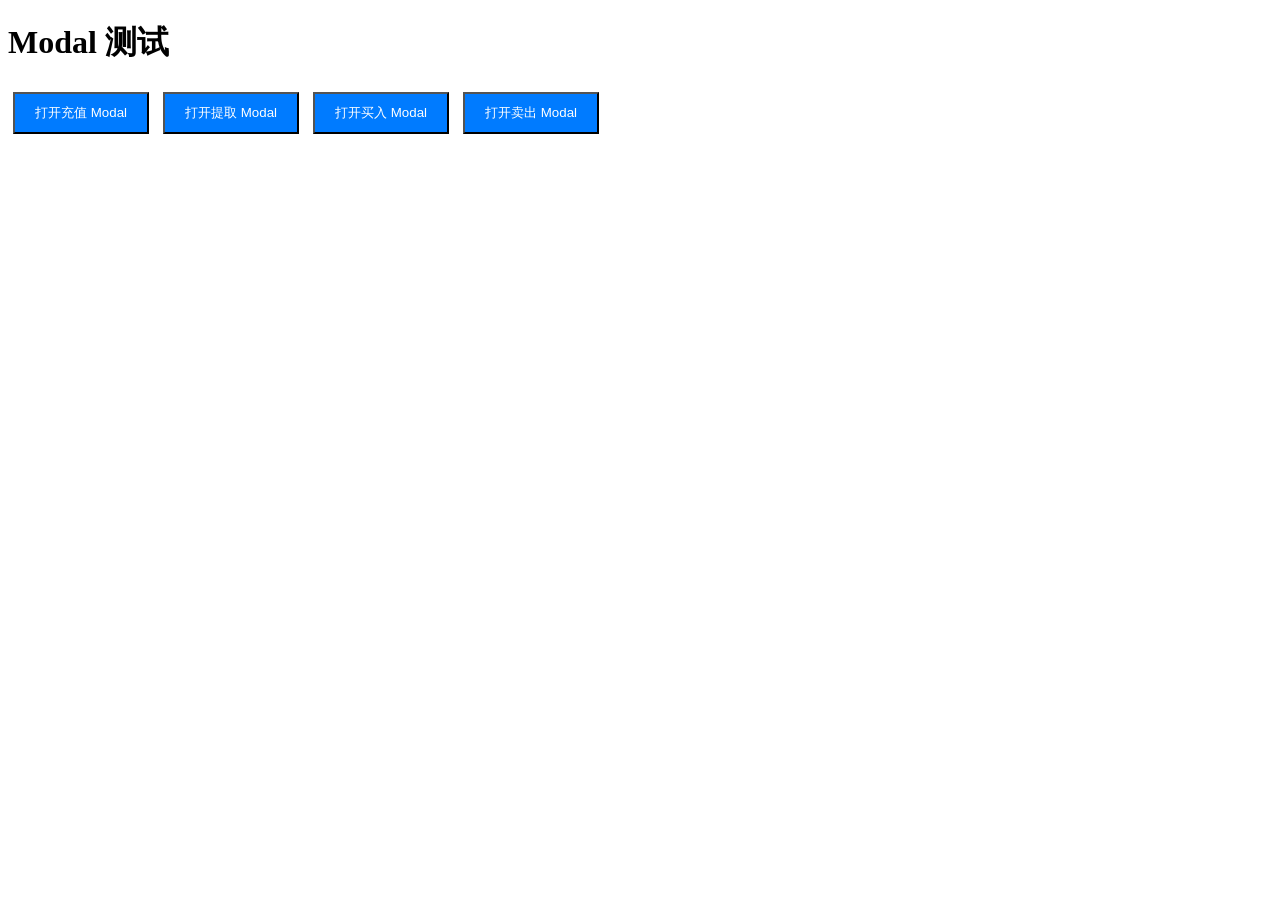
<file: test_modals.html>
<!DOCTYPE html>
<html lang="zh-CN">
<head>
    <meta charset="UTF-8">
    <meta name="viewport" content="width=device-width, initial-scale=1.0">
    <title>测试 Modal</title>
    <style>
        .modal {
            display: none;
            position: fixed;
            z-index: 1000;
            left: 0;
            top: 0;
            width: 100%;
            height: 100%;
            background-color: rgba(0,0,0,0.5);
        }
        .modal-content {
            background-color: #fff;
            margin: 15% auto;
            padding: 20px;
            border: 1px solid #888;
            width: 80%;
            max-width: 500px;
        }
        .btn {
            padding: 10px 20px;
            margin: 5px;
            cursor: pointer;
        }
        .btn-primary {
            background-color: #007bff;
            color: white;
        }
    </style>
</head>
<body>
    <h1>Modal 测试</h1>
    <button class="btn btn-primary" onclick="openCashDepositModal()">打开充值 Modal</button>
    <button class="btn btn-primary" onclick="openCashWithdrawModal()">打开提取 Modal</button>
    <button class="btn btn-primary" onclick="openBuyModal()">打开买入 Modal</button>
    <button class="btn btn-primary" onclick="openSellModal()">打开卖出 Modal</button>

    <!-- Cash Deposit Modal -->
    <div id="cashDepositModal" class="modal">
        <div class="modal-content">
            <span class="close" onclick="closeCashDepositModal()">&times;</span>
            <h2>充值现金</h2>
            <p>这是充值现金的 Modal</p>
            <button class="btn btn-primary" onclick="testFunction()">测试函数</button>
        </div>
    </div>

    <!-- Cash Withdraw Modal -->
    <div id="cashWithdrawModal" class="modal">
        <div class="modal-content">
            <span class="close" onclick="closeCashWithdrawModal()">&times;</span>
            <h2>提取现金</h2>
            <p>这是提取现金的 Modal</p>
        </div>
    </div>

    <!-- Buy Stock Modal -->
    <div id="buyModal" class="modal">
        <div class="modal-content">
            <span class="close" onclick="closeBuyModal()">&times;</span>
            <h2>买入股票/债券</h2>
            <p>这是买入股票的 Modal</p>
        </div>
    </div>

    <!-- Sell Stock Modal -->
    <div id="sellModal" class="modal">
        <div class="modal-content">
            <span class="close" onclick="closeSellModal()">&times;</span>
            <h2>卖出股票/债券</h2>
            <p>这是卖出股票的 Modal</p>
        </div>
    </div>

    <script>
        console.log('Script loaded');

        function openCashDepositModal() {
            console.log('openCashDepositModal called');
            const modal = document.getElementById('cashDepositModal');
            if (modal) {
                modal.style.display = 'block';
                console.log('Modal opened');
            } else {
                console.error('Modal not found');
            }
        }

        function openCashWithdrawModal() {
            console.log('openCashWithdrawModal called');
            const modal = document.getElementById('cashWithdrawModal');
            if (modal) {
                modal.style.display = 'block';
                console.log('Modal opened');
            } else {
                console.error('Modal not found');
            }
        }

        function openBuyModal() {
            console.log('openBuyModal called');
            const modal = document.getElementById('buyModal');
            if (modal) {
                modal.style.display = 'block';
                console.log('Modal opened');
            } else {
                console.error('Modal not found');
            }
        }

        function openSellModal() {
            console.log('openSellModal called');
            const modal = document.getElementById('sellModal');
            if (modal) {
                modal.style.display = 'block';
                console.log('Modal opened');
            } else {
                console.error('Modal not found');
            }
        }

        function closeCashDepositModal() {
            document.getElementById('cashDepositModal').style.display = 'none';
        }

        function closeCashWithdrawModal() {
            document.getElementById('cashWithdrawModal').style.display = 'none';
        }

        function closeBuyModal() {
            document.getElementById('buyModal').style.display = 'none';
        }

        function closeSellModal() {
            document.getElementById('sellModal').style.display = 'none';
        }

        function testFunction() {
            alert('函数调用成功！');
        }

        // 点击 modal 外部关闭
        window.onclick = function(event) {
            const modals = document.querySelectorAll('.modal');
            modals.forEach(modal => {
                if (event.target === modal) {
                    modal.style.display = 'none';
                }
            });
        }

        console.log('All functions defined');
    </script>
</body>
</html>
</file>
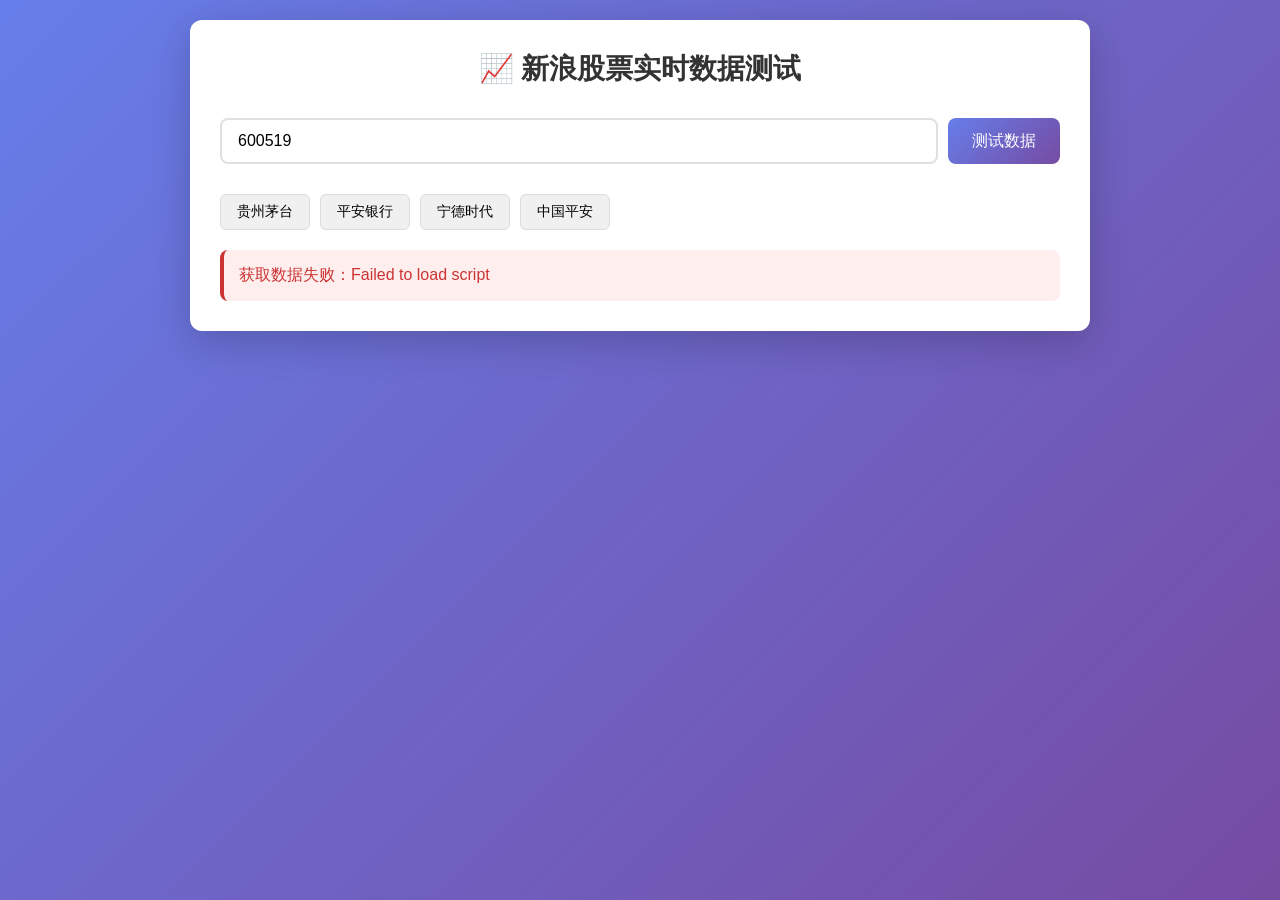
<file: src/test/java/test_stock_data.html>
<!DOCTYPE html>
<html lang="zh-CN">
<head>
    <meta charset="UTF-8">
    <meta name="viewport" content="width=device-width, initial-scale=1.0">
    <title>新浪股票数据测试</title>
    <style>
        * {
            margin: 0;
            padding: 0;
            box-sizing: border-box;
        }

        body {
            font-family: 'Segoe UI', Tahoma, Geneva, Verdana, sans-serif;
            background: linear-gradient(135deg, #667eea 0%, #764ba2 100%);
            padding: 20px;
            min-height: 100vh;
        }

        .container {
            max-width: 900px;
            margin: 0 auto;
            background: white;
            border-radius: 12px;
            box-shadow: 0 10px 40px rgba(0,0,0,0.2);
            padding: 30px;
        }

        h1 {
            text-align: center;
            color: #333;
            margin-bottom: 30px;
            font-size: 28px;
        }

        .search-section {
            display: flex;
            gap: 10px;
            margin-bottom: 30px;
        }

        .search-section input {
            flex: 1;
            padding: 12px 16px;
            border: 2px solid #e0e0e0;
            border-radius: 8px;
            font-size: 16px;
            transition: border-color 0.3s;
        }

        .search-section input:focus {
            outline: none;
            border-color: #667eea;
        }

        .search-section button {
            padding: 12px 24px;
            background: linear-gradient(135deg, #667eea 0%, #764ba2 100%);
            color: white;
            border: none;
            border-radius: 8px;
            font-size: 16px;
            cursor: pointer;
            transition: transform 0.2s;
        }

        .search-section button:hover {
            transform: translateY(-2px);
        }

        .data-section {
            display: none;
        }

        .data-section.active {
            display: block;
        }

        .stock-header {
            background: linear-gradient(135deg, #f5f7fa 0%, #c3cfe2 100%);
            padding: 20px;
            border-radius: 8px;
            margin-bottom: 20px;
        }

        .stock-header h2 {
            color: #333;
            margin-bottom: 10px;
        }

        .stock-ticker {
            color: #666;
            font-size: 14px;
        }

        .data-grid {
            display: grid;
            grid-template-columns: repeat(auto-fit, minmax(200px, 1fr));
            gap: 15px;
            margin-bottom: 20px;
        }

        .data-card {
            background: #f8f9fa;
            padding: 15px;
            border-radius: 8px;
            border-left: 4px solid #667eea;
        }

        .data-card label {
            display: block;
            color: #666;
            font-size: 12px;
            margin-bottom: 5px;
            text-transform: uppercase;
        }

        .data-card .value {
            color: #333;
            font-size: 20px;
            font-weight: bold;
        }

        .raw-data-section {
            margin-top: 30px;
        }

        .raw-data-section h3 {
            color: #333;
            margin-bottom: 15px;
            font-size: 18px;
        }

        .raw-data {
            background: #f4f4f4;
            padding: 15px;
            border-radius: 8px;
            font-family: 'Courier New', monospace;
            font-size: 13px;
            overflow-x: auto;
            white-space: pre-wrap;
            word-break: break-all;
            max-height: 300px;
            overflow-y: auto;
        }

        .error-message {
            background: #fee;
            color: #c33;
            padding: 15px;
            border-radius: 8px;
            border-left: 4px solid #c33;
            margin-top: 20px;
            display: none;
        }

        .loading {
            text-align: center;
            padding: 40px;
            color: #667eea;
            font-size: 18px;
            display: none;
        }

        .loading.active {
            display: block;
        }

        .field-table {
            width: 100%;
            border-collapse: collapse;
            margin-top: 20px;
        }

        .field-table th,
        .field-table td {
            padding: 12px;
            text-align: left;
            border-bottom: 1px solid #e0e0e0;
        }

        .field-table th {
            background: #f5f7fa;
            color: #333;
            font-weight: 600;
        }

        .field-table tr:hover {
            background: #f8f9fa;
        }

        .test-buttons {
            display: flex;
            gap: 10px;
            margin-top: 10px;
        }

        .test-buttons button {
            padding: 8px 16px;
            background: #f0f0f0;
            border: 1px solid #ddd;
            border-radius: 6px;
            cursor: pointer;
            font-size: 14px;
            transition: all 0.2s;
        }

        .test-buttons button:hover {
            background: #667eea;
            color: white;
        }
    </style>
</head>
<body>
    <div class="container">
        <h1>📈 新浪股票实时数据测试</h1>

        <div class="search-section">
            <input type="text" id="tickerInput" placeholder="输入股票代码 (如：600519, 000001, 300750)"
                   value="600519" />
            <button onclick="testData()">测试数据</button>
        </div>
        <div class="test-buttons">
            <button onclick="quickTest('600519')">贵州茅台</button>
            <button onclick="quickTest('000001')">平安银行</button>
            <button onclick="quickTest('300750')">宁德时代</button>
            <button onclick="quickTest('601318')">中国平安</button>
        </div>

        <div class="loading" id="loading">
            正在获取数据...
        </div>

        <div class="error-message" id="errorMessage"></div>

        <div class="data-section" id="dataSection">
            <div class="stock-header">
                <h2 id="stockName">--</h2>
                <div class="stock-ticker" id="stockTicker">--</div>
            </div>

            <div class="data-grid">
                <div class="data-card">
                    <label>开盘价</label>
                    <div class="value" id="openPrice">--</div>
                </div>
                <div class="data-card">
                    <label>昨日收盘</label>
                    <div class="value" id="prevClose">--</div>
                </div>
                <div class="data-card">
                    <label>当前价格</label>
                    <div class="value" id="currentPrice">--</div>
                </div>
                <div class="data-card">
                    <label>最高价</label>
                    <div class="value" id="highPrice">--</div>
                </div>
                <div class="data-card">
                    <label>最低价</label>
                    <div class="value" id="lowPrice">--</div>
                </div>
                <div class="data-card">
                    <label>成交量 (股)</label>
                    <div class="value" id="volume">--</div>
                </div>
                <div class="data-card">
                    <label>成交额 (元)</label>
                    <div class="value" id="amount">--</div>
                </div>
                <div class="data-card">
                    <label>日期时间</label>
                    <div class="value" id="datetime">--</div>
                </div>
            </div>

            <div class="raw-data-section">
                <h3>详细字段解析</h3>
                <table class="field-table">
                    <thead>
                        <tr>
                            <th>字段索引</th>
                            <th>字段名称</th>
                            <th>值</th>
                        </tr>
                    </thead>
                    <tbody id="fieldTableBody">
                    </tbody>
                </table>
            </div>

            <div class="raw-data-section">
                <h3>原始数据</h3>
                <div class="raw-data" id="rawData">--</div>
            </div>
        </div>
    </div>

    <script>
        async function testData() {
            const ticker = document.getElementById('tickerInput').value.trim();

            if (!ticker) {
                alert('请输入股票代码');
                return;
            }

            // Show loading
            document.getElementById('loading').classList.add('active');
            document.getElementById('dataSection').classList.remove('active');
            document.getElementById('errorMessage').style.display = 'none';

            try {
                // Determine prefix
                let prefix = 'sh';
                if (ticker.startsWith('00') || ticker.startsWith('30')) {
                    prefix = 'sz';
                }

                const url = `https://hq.sinajs.cn/list=${prefix}${ticker}`;
                console.log('Fetching:', url);

                // Create script element for JSONP
                await new Promise((resolve, reject) => {
                    const script = document.createElement('script');
                    script.src = url;
                    script.charset = 'gb2312';

                    script.onload = () => {
                        try {
                            document.body.removeChild(script);

                            // Access Sina global variable
                            const varName = `hq_str_${prefix}${ticker}`;
                            const dataStr = window[varName];

                            if (dataStr && dataStr.length > 0) {
                                parseAndDisplay(dataStr, prefix, ticker);
                                resolve();
                            } else {
                                reject(new Error('返回数据为空'));
                            }
                        } catch (error) {
                            reject(error);
                        }
                    };

                    script.onerror = () => {
                        document.getElementById('loading').classList.remove('active');
                        showError('请求失败，请检查网络连接或股票代码是否正确');
                        reject(new Error('Failed to load script'));
                    };

                    document.body.appendChild(script);
                });

            } catch (error) {
                console.error('Error:', error);
                document.getElementById('loading').classList.remove('active');
                showError('获取数据失败：' + error.message);
            }
        }

        function quickTest(ticker) {
            document.getElementById('tickerInput').value = ticker;
            testData();
        }

        function showError(msg) {
            const errorDiv = document.getElementById('errorMessage');
            errorDiv.textContent = msg;
            errorDiv.style.display = 'block';
        }

        function parseAndDisplay(dataStr, prefix, ticker) {
            console.log('Raw Sina data:', dataStr);

            const fields = dataStr.split(',');

            // Sina data format:
            // 0: 股票名称
            // 1: 今日开盘价
            // 2: 昨日收盘价
            // 3: 当前价格
            // 4: 今日最高价
            // 5: 今日最低价
            // 6: 竞买价
            // 7: 竞卖价
            // 8: 成交股数
            // 9: 成交金额
            // 10-19: 买 1-5 手和报价
            // 20-29: 卖 1-5 手和报价
            // 30: 日期
            // 31: 时间

            const realtimeData = {
                name: fields[0],
                open: parseFloat(fields[1]) || 0,
                prevClose: parseFloat(fields[2]) || 0,
                currentPrice: parseFloat(fields[3]) || 0,
                high: parseFloat(fields[4]) || 0,
                low: parseFloat(fields[5]) || 0,
                bid: parseFloat(fields[6]) || 0,
                ask: parseFloat(fields[7]) || 0,
                volume: parseInt(fields[8]) || 0,
                amount: parseFloat(fields[9]) || 0,
                date: fields[30] || '',
                time: fields[31] || ''
            };

            console.log('Parsed Sina real-time data:', realtimeData);

            // Update UI
            document.getElementById('stockName').textContent = realtimeData.name;
            document.getElementById('stockTicker').textContent = `${prefix}${ticker}`;

            document.getElementById('openPrice').textContent = formatNumber(realtimeData.open);
            document.getElementById('prevClose').textContent = formatNumber(realtimeData.prevClose);
            document.getElementById('currentPrice').textContent = formatNumber(realtimeData.currentPrice);
            document.getElementById('highPrice').textContent = formatNumber(realtimeData.high);
            document.getElementById('lowPrice').textContent = formatNumber(realtimeData.low);
            document.getElementById('volume').textContent = formatVolume(realtimeData.volume);
            document.getElementById('amount').textContent = formatCurrency(realtimeData.amount);
            document.getElementById('datetime').textContent = `${realtimeData.date} ${realtimeData.time}`;

            // Update field table
            updateFieldTable(fields);

            // Show raw data
            document.getElementById('rawData').textContent = dataStr;

            // Hide loading and show data
            document.getElementById('loading').classList.remove('active');
            document.getElementById('dataSection').classList.add('active');
        }

        function updateFieldTable(fields) {
            const tbody = document.getElementById('fieldTableBody');
            tbody.innerHTML = '';

            const fieldNames = [
                '股票名称',
                '今日开盘价',
                '昨日收盘价',
                '当前价格',
                '今日最高价',
                '今日最低价',
                '竞买价',
                '竞卖价',
                '成交股数',
                '成交金额',
                '买 1 申报数',
                '买 1 申报价',
                '买 2 申报数',
                '买 2 申报价',
                '买 3 申报数',
                '买 3 申报价',
                '买 4 申报数',
                '买 4 申报价',
                '买 5 申报数',
                '买 5 申报价',
                '卖 1 申报数',
                '卖 1 申报价',
                '卖 2 申报数',
                '卖 2 申报价',
                '卖 3 申报数',
                '卖 3 申报价',
                '卖 4 申报数',
                '卖 4 申报价',
                '卖 5 申报数',
                '卖 5 申报价',
                '日期',
                '时间'
            ];

            fields.forEach((value, index) => {
                const row = tbody.insertRow();
                const cellIndex = row.insertCell(0);
                const cellName = row.insertCell(1);
                const cellValue = row.insertCell(2);

                cellIndex.textContent = index;
                cellName.textContent = fieldNames[index] || `未知字段 ${index}`;
                cellValue.textContent = value || '(空)';

                // Highlight key fields
                if ([0, 1, 2, 3, 4, 5, 8, 9, 30, 31].includes(index)) {
                    row.style.backgroundColor = '#e8f4f8';
                }
            });
        }

        function formatNumber(num) {
            if (num === 0) return '0.00';
            return num.toFixed(2);
        }

        function formatVolume(volume) {
            if (volume >= 100000000) {
                return (volume / 100000000).toFixed(2) + ' 亿';
            } else if (volume >= 10000) {
                return (volume / 10000).toFixed(2) + ' 万';
            }
            return volume.toString();
        }

        function formatCurrency(amount) {
            if (amount >= 100000000) {
                return (amount / 100000000).toFixed(2) + ' 亿';
            } else if (amount >= 10000) {
                return (amount / 10000).toFixed(2) + ' 万';
            }
            return amount.toFixed(2);
        }

        // Auto test on page load
        window.addEventListener('load', () => {
            testData();
        });
    </script>
</body>
</html>
</file>
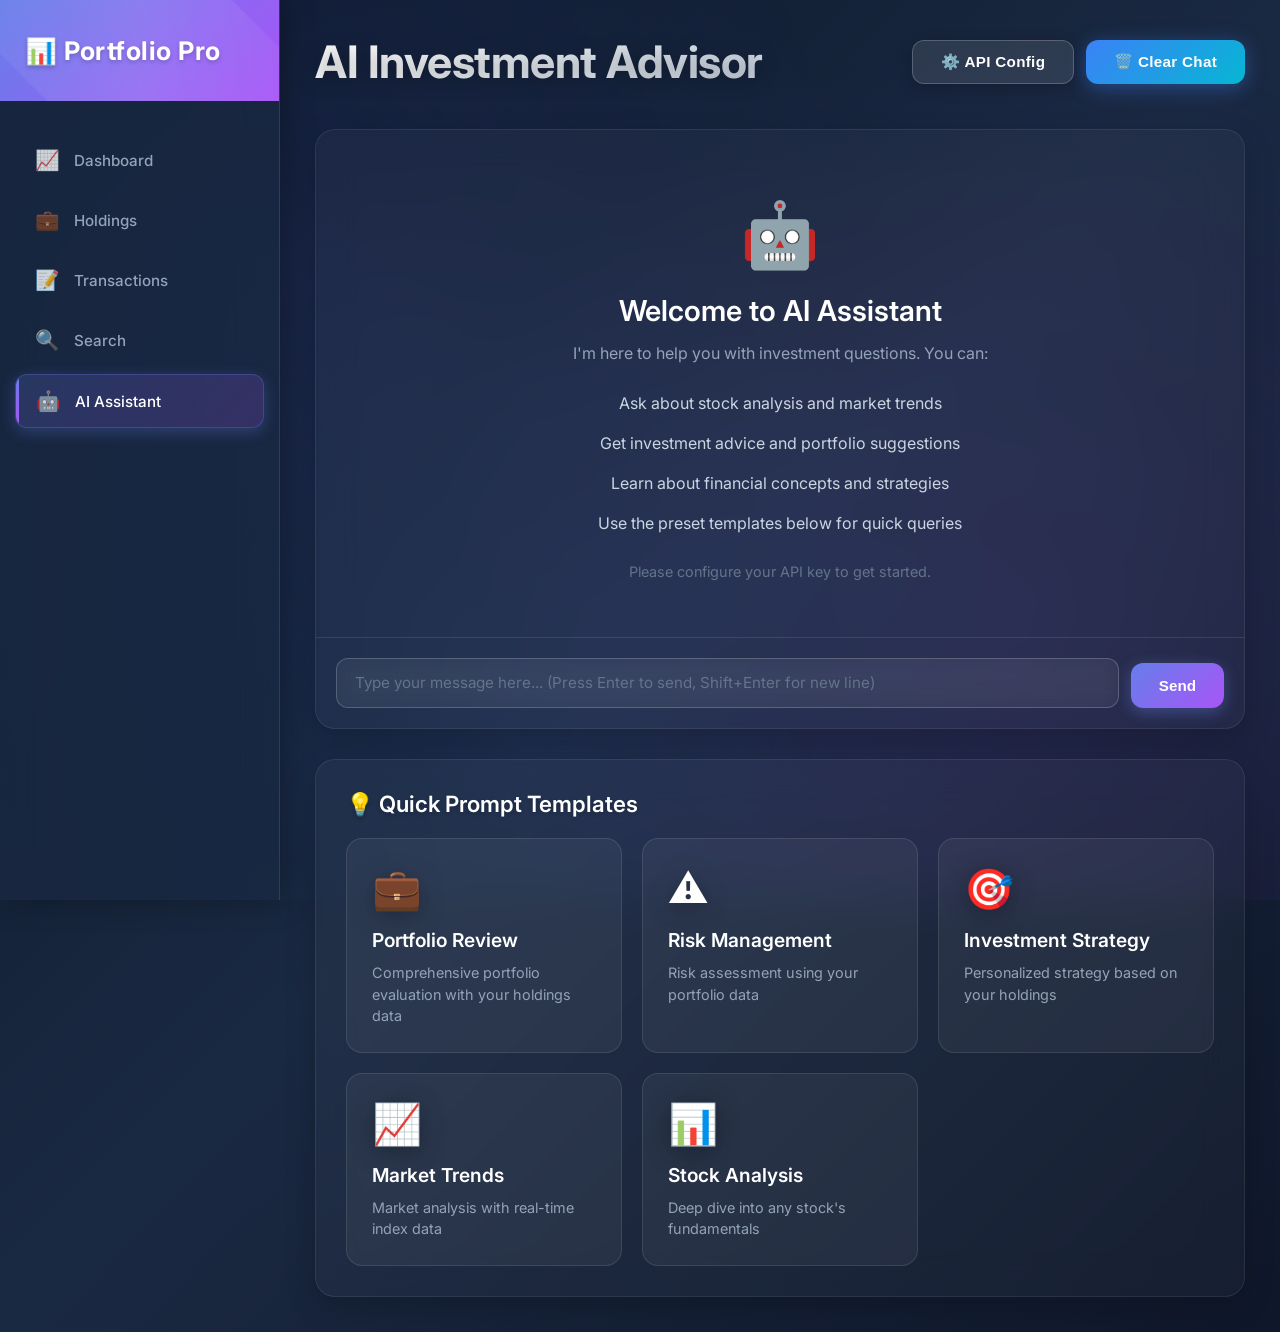
<file: src/main/resources/static/ai-assistant.html>
<!DOCTYPE html>
<html lang="en">
<head>
    <meta charset="UTF-8">
    <meta name="viewport" content="width=device-width, initial-scale=1.0">
    <title>Portfolio Pro - AI Assistant</title>
    <link rel="stylesheet" href="style.css">
    <link rel="preconnect" href="https://fonts.googleapis.com">
    <link rel="preconnect" href="https://fonts.gstatic.com" crossorigin>
    <link href="https://fonts.googleapis.com/css2?family=Inter:wght@300;400;500;600;700;800&display=swap" rel="stylesheet">
</head>
<body>
    <div class="app-container">
        <!-- Glassmorphism Sidebar -->
        <nav class="sidebar">
            <div class="sidebar-header">
                <h2>📊 Portfolio Pro</h2>
            </div>
            <ul class="sidebar-menu">
                <li>
                    <a href="dashboard.html" class="nav-link">
                        <span>📈</span> Dashboard
                    </a>
                </li>
                <li>
                    <a href="holdings.html" class="nav-link">
                        <span>💼</span> Holdings
                    </a>
                </li>
                <li>
                    <a href="transactions.html" class="nav-link">
                        <span>📝</span> Transactions
                    </a>
                </li>
                <li>
                    <a href="search.html" class="nav-link">
                        <span>🔍</span> Search
                    </a>
                </li>
                <li class="active">
                    <a href="ai-assistant.html" class="nav-link">
                        <span>🤖</span> AI Assistant
                    </a>
                </li>
            </ul>
        </nav>

        <!-- Main Content -->
        <main class="main-content">
            <header class="top-header">
                <h1>AI Investment Advisor</h1>
                <div class="header-actions">
                    <button class="btn btn-secondary" onclick="openApiConfigModal()">
                        ⚙️ API Config
                    </button>
                    <button class="btn btn-info" onclick="clearChat()">
                        🗑️ Clear Chat
                    </button>
                </div>
            </header>

            <!-- Chat Container -->
            <section class="chat-container">
                <div class="chat-messages" id="chatMessages">
                    <div class="welcome-message">
                        <div class="welcome-icon">🤖</div>
                        <h2>Welcome to AI Assistant</h2>
                        <p>I'm here to help you with investment questions. You can:</p>
                        <ul>
                            <li>Ask about stock analysis and market trends</li>
                            <li>Get investment advice and portfolio suggestions</li>
                            <li>Learn about financial concepts and strategies</li>
                            <li>Use the preset templates below for quick queries</li>
                        </ul>
                        <p class="note">Please configure your API key to get started.</p>
                    </div>
                </div>

                <!-- Message Input -->
                <div class="chat-input-container">
                    <div class="input-wrapper">
                        <textarea 
                            id="messageInput" 
                            placeholder="Type your message here... (Press Enter to send, Shift+Enter for new line)"
                            rows="1"
                            onkeydown="handleKeyDown(event)"
                            oninput="autoResize(this)"
                        ></textarea>
                        <button class="send-btn" onclick="sendMessage()" id="sendBtn">
                            <span>Send</span>
                        </button>
                    </div>
                </div>
            </section>

            <!-- Prompt Templates -->
            <section class="prompt-templates">
                <h3>💡 Quick Prompt Templates</h3>
                <div class="templates-grid">
                    <div class="template-card" onclick="useTemplate('portfolio')">
                        <div class="template-icon">💼</div>
                        <div class="template-title">Portfolio Review</div>
                        <div class="template-desc">Comprehensive portfolio evaluation with your holdings data</div>
                    </div>
                    <div class="template-card" onclick="useTemplate('risk')">
                        <div class="template-icon">⚠️</div>
                        <div class="template-title">Risk Management</div>
                        <div class="template-desc">Risk assessment using your portfolio data</div>
                    </div>
                    <div class="template-card" onclick="useTemplate('strategy')">
                        <div class="template-icon">🎯</div>
                        <div class="template-title">Investment Strategy</div>
                        <div class="template-desc">Personalized strategy based on your holdings</div>
                    </div>
                    <div class="template-card" onclick="useTemplate('market')">
                        <div class="template-icon">📈</div>
                        <div class="template-title">Market Trends</div>
                        <div class="template-desc">Market analysis with real-time index data</div>
                    </div>
                    <div class="template-card" onclick="useTemplate('analysis')">
                        <div class="template-icon">📊</div>
                        <div class="template-title">Stock Analysis</div>
                        <div class="template-desc">Deep dive into any stock's fundamentals</div>
                    </div>
                </div>
            </section>
        </main>
    </div>

    <!-- API Config Modal -->
    <div id="apiConfigModal" class="modal">
        <div class="modal-content">
            <span class="close" onclick="closeApiConfigModal()">&times;</span>
            <h2>⚙️ API Configuration</h2>
            <form id="apiConfigForm" onsubmit="saveApiConfig(event)">
                <div class="form-group">
                    <label for="provider">Provider:</label>
                    <select id="provider" required onchange="updateModelOptions()">
                        <option value="deepseek">DeepSeek</option>
                        <option value="qwen">Qwen (通义千问)</option>
                        <option value="kimi">Kimi (月之暗面)</option>
                        <option value="chatgpt">ChatGPT (OpenAI)</option>
                        <option value="doubao">Doubao (豆包)</option>
                        <option value="chatglm">ChatGLM (智谱)</option>
                    </select>
                </div>
                <div class="form-group">
                    <label for="apiKey">API Key:</label>
                    <input type="password" id="apiKey" required placeholder="Enter your API key">
                    <small class="info-text" id="apiKeyHint">Get your API key from <a href="https://platform.deepseek.com/" target="_blank">DeepSeek Platform</a></small>
                </div>
                <div class="form-group">
                    <label for="model">Model:</label>
                    <select id="model" required>
                        <option value="deepseek-chat">DeepSeek Chat (default)</option>
                        <option value="deepseek-coder">DeepSeek Coder</option>
                    </select>
                </div>
                <div class="form-group">
                    <label for="baseUrl">Base URL:</label>
                    <input type="url" id="baseUrl" required placeholder="API base URL">
                    <small class="info-text">API endpoint URL (auto-filled based on provider)</small>
                </div>
                <div class="form-group">
                    <label for="temperature">Temperature (0-2):</label>
                    <input type="number" id="temperature" min="0" max="2" step="0.1" value="0.7" required>
                    <small class="info-text">Lower = more focused, Higher = more creative</small>
                </div>
                <button type="submit" class="btn btn-primary">Save Configuration</button>
            </form>
        </div>
    </div>

    <script src="common.js"></script>
    <script src="ai-assistant.js"></script>
</body>
</html>
</file>
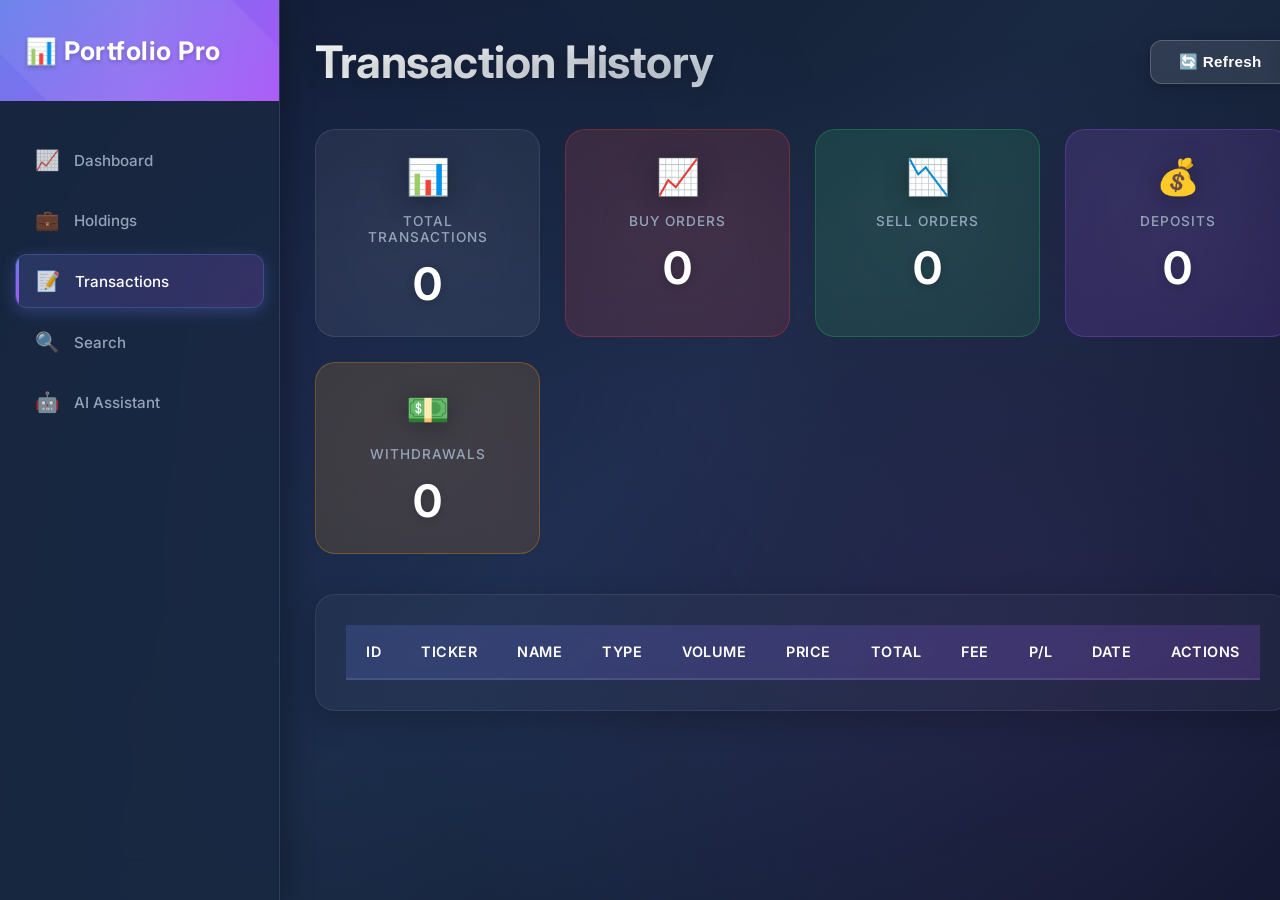
<file: src/main/resources/static/transactions.html>
<!DOCTYPE html>
<html lang="en">
<head>
    <meta charset="UTF-8">
    <meta name="viewport" content="width=device-width, initial-scale=1.0">
    <title>Portfolio Pro - Transactions</title>
    <link rel="stylesheet" href="style.css">
    <link rel="preconnect" href="https://fonts.googleapis.com">
    <link rel="preconnect" href="https://fonts.gstatic.com" crossorigin>
    <link href="https://fonts.googleapis.com/css2?family=Inter:wght@300;400;500;600;700;800&display=swap" rel="stylesheet">
</head>
<body>
    <div class="app-container">
        <!-- Glassmorphism Sidebar -->
        <nav class="sidebar">
            <div class="sidebar-header">
                <h2>📊 Portfolio Pro</h2>
            </div>
            <ul class="sidebar-menu">
                <li>
                    <a href="dashboard.html" class="nav-link">
                        <span>📈</span> Dashboard
                    </a>
                </li>
                <li>
                    <a href="holdings.html" class="nav-link">
                        <span>💼</span> Holdings
                    </a>
                </li>
                <li class="active">
                    <a href="transactions.html" class="nav-link">
                        <span>📝</span> Transactions
                    </a>
                </li>
                <li>
                    <a href="search.html" class="nav-link">
                        <span>🔍</span> Search
                    </a>
                </li>
                <li>
                    <a href="ai-assistant.html" class="nav-link">
                        <span>🤖</span> AI Assistant
                    </a>
                </li>
            </ul>
        </nav>

        <!-- Main Content -->
        <main class="main-content">
            <header class="top-header">
                <h1>Transaction History</h1>
                <div class="header-actions">
                    <button class="btn btn-secondary" onclick="refreshTransactions()">
                        🔄 Refresh
                    </button>
                </div>
            </header>

            <!-- Transaction Stats -->
            <section class="stats-section">
                <div class="stat-card">
                    <div class="stat-icon">📊</div>
                    <div class="stat-info">
                        <div class="stat-label">Total Transactions</div>
                        <div class="stat-value" id="totalTransactions">0</div>
                    </div>
                </div>
                <div class="stat-card buy">
                    <div class="stat-icon">📈</div>
                    <div class="stat-info">
                        <div class="stat-label">Buy Orders</div>
                        <div class="stat-value" id="buyCount">0</div>
                    </div>
                </div>
                <div class="stat-card sell">
                    <div class="stat-icon">📉</div>
                    <div class="stat-info">
                        <div class="stat-label">Sell Orders</div>
                        <div class="stat-value" id="sellCount">0</div>
                    </div>
                </div>
                <div class="stat-card total-amount">
                    <div class="stat-icon">💰</div>
                    <div class="stat-info">
                        <div class="stat-label">Deposits</div>
                        <div class="stat-value" id="depositCount">0</div>
                    </div>
                </div>
                <div class="stat-card bond">
                    <div class="stat-icon">💵</div>
                    <div class="stat-info">
                        <div class="stat-label">Withdrawals</div>
                        <div class="stat-value" id="withdrawCount">0</div>
                    </div>
                </div>
            </section>

            <!-- Transactions Table -->
            <section class="table-section">
                <table id="transactionsTable">
                    <thead>
                        <tr>
                            <th>ID</th>
                            <th>Ticker</th>
                            <th>Name</th>
                            <th>Type</th>
                            <th>Volume</th>
                            <th>Price</th>
                            <th>Total</th>
                            <th>Fee</th>
                            <th>P/L</th>
                            <th>Date</th>
                            <th>Actions</th>
                        </tr>
                    </thead>
                    <tbody id="transactionsTableBody">
                    </tbody>
                </table>
            </section>
        </main>
    </div>

    <script src="common.js"></script>
    <script src="transactions.js"></script>
</body>
</html>
</file>
<file: src/main/resources/static/style.css>
/* ==================== Modern Portfolio Management System ==================== */
/* Premium Business & Tech Aesthetic */

* {
    margin: 0;
    padding: 0;
    box-sizing: border-box;
}

body {
    font-family: 'Inter', -apple-system, BlinkMacSystemFont, 'Segoe UI', Roboto, sans-serif;
    background: linear-gradient(135deg, #0a1628 0%, #1a2942 50%, #0f172a 100%);
    min-height: 100vh;
    color: #ffffff;
    overflow-x: hidden;
}

/* ==================== Background Effects ==================== */
body::before {
    content: '';
    position: fixed;
    top: 0;
    left: 0;
    width: 100%;
    height: 100%;
    background: 
        radial-gradient(circle at 20% 30%, rgba(99, 102, 241, 0.1) 0%, transparent 50%),
        radial-gradient(circle at 80% 70%, rgba(168, 85, 247, 0.1) 0%, transparent 50%),
        radial-gradient(circle at 40% 80%, rgba(59, 130, 246, 0.05) 0%, transparent 50%);
    pointer-events: none;
    z-index: 0;
}

/* ==================== App Layout ==================== */
.app-container {
    display: flex;
    min-height: 100vh;
    position: relative;
    z-index: 1;
}

/* ==================== Glassmorphism Sidebar ==================== */
.sidebar {
    width: 280px;
    background: rgba(26, 41, 66, 0.8);
    backdrop-filter: blur(20px);
    -webkit-backdrop-filter: blur(20px);
    border-right: 1px solid rgba(255, 255, 255, 0.1);
    display: flex;
    flex-direction: column;
    position: fixed;
    height: 100vh;
    z-index: 100;
    box-shadow: 4px 0 30px rgba(0, 0, 0, 0.3);
}

.sidebar-header {
    padding: 35px 25px;
    background: linear-gradient(135deg, #667eea 0%, #a855f7 100%);
    position: relative;
    overflow: hidden;
}

.sidebar-header::before {
    content: '';
    position: absolute;
    top: -50%;
    left: -50%;
    width: 200%;
    height: 200%;
    background: linear-gradient(
        45deg,
        transparent,
        rgba(255, 255, 255, 0.1),
        transparent
    );
    transform: rotate(45deg);
    animation: shimmer 3s infinite;
}

@keyframes shimmer {
    0% { transform: translateX(-100%) rotate(45deg); }
    100% { transform: translateX(100%) rotate(45deg); }
}

.sidebar-header h2 {
    font-size: 1.6em;
    font-weight: 700;
    position: relative;
    z-index: 1;
    text-shadow: 0 2px 4px rgba(0, 0, 0, 0.2);
    letter-spacing: 0.5px;
}

.sidebar-menu {
    list-style: none;
    padding: 25px 0;
    flex: 1;
}

.sidebar-menu li {
    margin: 8px 15px;
}

.sidebar-menu a {
    display: flex;
    align-items: center;
    padding: 14px 20px;
    color: #94a3b8;
    text-decoration: none;
    transition: all 0.3s cubic-bezier(0.4, 0, 0.2, 1);
    border-radius: 12px;
    font-weight: 500;
    font-size: 0.95em;
    position: relative;
    overflow: hidden;
}

.sidebar-menu a::before {
    content: '';
    position: absolute;
    left: 0;
    top: 0;
    height: 100%;
    width: 3px;
    background: linear-gradient(180deg, #667eea, #a855f7);
    transform: scaleY(0);
    transition: transform 0.3s ease;
}

.sidebar-menu a:hover {
    background: rgba(102, 126, 234, 0.1);
    color: #ffffff;
    transform: translateX(5px);
}

.sidebar-menu a:hover::before {
    transform: scaleY(1);
}

.sidebar-menu a span {
    font-size: 1.3em;
    margin-right: 14px;
    opacity: 0.8;
}

.sidebar-menu li.active a {
    background: linear-gradient(135deg, rgba(102, 126, 234, 0.2) 0%, rgba(168, 85, 247, 0.2) 100%);
    color: #ffffff;
    box-shadow: 0 4px 15px rgba(102, 126, 234, 0.3);
    border: 1px solid rgba(102, 126, 234, 0.3);
}

.sidebar-menu li.active a::before {
    transform: scaleY(1);
}

/* ==================== Main Content ==================== */
.main-content {
    margin-left: 280px;
    flex: 1;
    padding: 35px;
    min-height: 100vh;
    position: relative;
}

.top-header {
    display: flex;
    justify-content: space-between;
    align-items: center;
    margin-bottom: 40px;
}

.top-header h1 {
    color: #ffffff;
    font-size: 2.8em;
    font-weight: 700;
    letter-spacing: -0.5px;
    text-shadow: 0 4px 20px rgba(0, 0, 0, 0.3);
    background: linear-gradient(135deg, #ffffff 0%, #cbd5e1 100%);
    -webkit-background-clip: text;
    -webkit-text-fill-color: transparent;
    background-clip: text;
}

.header-actions {
    display: flex;
    gap: 12px;
}

/* ==================== Premium Buttons ==================== */
.btn {
    padding: 12px 28px;
    border: none;
    border-radius: 12px;
    font-size: 0.95em;
    cursor: pointer;
    transition: all 0.3s cubic-bezier(0.4, 0, 0.2, 1);
    font-weight: 600;
    letter-spacing: 0.3px;
    position: relative;
    overflow: hidden;
    box-shadow: 0 4px 15px rgba(0, 0, 0, 0.2);
}

.btn::before {
    content: '';
    position: absolute;
    top: 50%;
    left: 50%;
    width: 0;
    height: 0;
    border-radius: 50%;
    background: rgba(255, 255, 255, 0.3);
    transform: translate(-50%, -50%);
    transition: width 0.6s, height 0.6s;
}

.btn:active::before {
    width: 300px;
    height: 300px;
}

.btn-primary {
    background: linear-gradient(135deg, #667eea 0%, #a855f7 100%);
    color: white;
    box-shadow: 0 4px 20px rgba(102, 126, 234, 0.4);
}

.btn-primary:hover {
    transform: translateY(-3px);
    box-shadow: 0 8px 30px rgba(102, 126, 234, 0.5);
}

.btn-secondary {
    background: rgba(255, 255, 255, 0.1);
    color: #ffffff;
    border: 1px solid rgba(255, 255, 255, 0.2);
    backdrop-filter: blur(10px);
}

.btn-secondary:hover {
    background: rgba(255, 255, 255, 0.2);
    transform: translateY(-2px);
    box-shadow: 0 6px 20px rgba(255, 255, 255, 0.2);
}

.btn-info {
    background: linear-gradient(135deg, #3b82f6 0%, #06b6d4 100%);
    color: white;
    box-shadow: 0 4px 20px rgba(59, 130, 246, 0.4);
}

.btn-info:hover {
    transform: translateY(-3px);
    box-shadow: 0 8px 30px rgba(59, 130, 246, 0.5);
}

.btn-warning {
    background: linear-gradient(135deg, #f59e0b 0%, #ef4444 100%);
    color: white;
    box-shadow: 0 4px 20px rgba(245, 158, 11, 0.4);
}

.btn-warning:hover {
    transform: translateY(-3px);
    box-shadow: 0 8px 30px rgba(245, 158, 11, 0.5);
}

.action-btn {
    padding: 8px 16px;
    border: none;
    border-radius: 8px;
    cursor: pointer;
    font-size: 0.85em;
    margin-right: 6px;
    transition: all 0.3s cubic-bezier(0.4, 0, 0.2, 1);
    font-weight: 600;
    box-shadow: 0 2px 8px rgba(0, 0, 0, 0.2);
}

.btn-edit {
    background: linear-gradient(135deg, #f59e0b 0%, #d97706 100%);
    color: white;
}

.btn-edit:hover {
    transform: translateY(-2px);
    box-shadow: 0 6px 20px rgba(245, 158, 11, 0.4);
}

.btn-sell {
    background: linear-gradient(135deg, #ef4444 0%, #dc2626 100%);
    color: white;
}

.btn-sell:hover {
    transform: translateY(-2px);
    box-shadow: 0 6px 20px rgba(239, 68, 68, 0.4);
}

.btn-delete {
    background: linear-gradient(135deg, #dc2626 0%, #b91c1c 100%);
    color: white;
}

.btn-delete:hover {
    transform: translateY(-2px);
    box-shadow: 0 6px 20px rgba(220, 38, 38, 0.4);
}

.btn-price {
    background: linear-gradient(135deg, #3b82f6 0%, #2563eb 100%);
    color: white;
}

.btn-price:hover {
    transform: translateY(-2px);
    box-shadow: 0 6px 20px rgba(59, 130, 246, 0.4);
}

/* ==================== Premium Summary Cards ==================== */
.summary-section {
    display: grid;
    grid-template-columns: repeat(auto-fit, minmax(260px, 1fr));
    gap: 25px;
    margin-bottom: 40px;
}

.summary-card {
    background: rgba(255, 255, 255, 0.05);
    backdrop-filter: blur(20px);
    -webkit-backdrop-filter: blur(20px);
    padding: 30px;
    border-radius: 20px;
    display: flex;
    align-items: center;
    gap: 25px;
    border: 1px solid rgba(255, 255, 255, 0.1);
    transition: all 0.4s cubic-bezier(0.4, 0, 0.2, 1);
    position: relative;
    overflow: hidden;
}

.summary-card::before {
    content: '';
    position: absolute;
    top: 0;
    left: 0;
    width: 100%;
    height: 100%;
    background: linear-gradient(135deg, rgba(102, 126, 234, 0.1) 0%, rgba(168, 85, 247, 0.1) 100%);
    opacity: 0;
    transition: opacity 0.3s ease;
}

.summary-card:hover::before {
    opacity: 1;
}

.summary-card:hover {
    transform: translateY(-8px);
    box-shadow: 0 20px 40px rgba(0, 0, 0, 0.4);
    border-color: rgba(102, 126, 234, 0.3);
}

.summary-icon {
    font-size: 2.8em;
    background: linear-gradient(135deg, #667eea 0%, #a855f7 100%);
    -webkit-background-clip: text;
    -webkit-text-fill-color: transparent;
    background-clip: text;
    filter: drop-shadow(0 4px 12px rgba(102, 126, 234, 0.3));
}

.summary-value {
    font-size: 2em;
    font-weight: 700;
    color: #ffffff;
    text-shadow: 0 2px 8px rgba(0, 0, 0, 0.2);
}

/* ==================== Stats Section ==================== */
.stats-section {
    display: grid;
    grid-template-columns: repeat(auto-fit, minmax(200px, 1fr));
    gap: 25px;
    margin-bottom: 40px;
}

.stat-card {
    background: rgba(255, 255, 255, 0.05);
    backdrop-filter: blur(20px);
    -webkit-backdrop-filter: blur(20px);
    padding: 25px;
    border-radius: 20px;
    text-align: center;
    border: 1px solid rgba(255, 255, 255, 0.1);
    transition: all 0.4s cubic-bezier(0.4, 0, 0.2, 1);
    position: relative;
    overflow: hidden;
}

.stat-card::before {
    content: '';
    position: absolute;
    top: -50%;
    left: -50%;
    width: 200%;
    height: 200%;
    background: radial-gradient(circle, rgba(255, 255, 255, 0.03) 0%, transparent 70%);
    transform: rotate(45deg);
    animation: pulse 3s infinite;
}

@keyframes pulse {
    0%, 100% { transform: rotate(45deg) scale(1); }
    50% { transform: rotate(45deg) scale(1.05); }
}

.stat-card:hover {
    transform: translateY(-8px);
    box-shadow: 0 20px 40px rgba(0, 0, 0, 0.4);
    border-color: rgba(102, 126, 234, 0.3);
}

.stat-icon {
    font-size: 2.2em;
    margin-bottom: 15px;
    filter: drop-shadow(0 4px 12px rgba(0, 0, 0, 0.3));
}

.stat-label {
    font-size: 0.85em;
    color: #94a3b8;
    margin-bottom: 12px;
    font-weight: 500;
    text-transform: uppercase;
    letter-spacing: 1px;
}

.stat-value {
    font-size: 2.8em;
    font-weight: 700;
    color: #ffffff;
    text-shadow: 0 2px 8px rgba(0, 0, 0, 0.2);
}

.stat-card.stock { 
    background: linear-gradient(135deg, rgba(59, 130, 246, 0.15) 0%, rgba(37, 99, 235, 0.15) 100%);
    border-color: rgba(59, 130, 246, 0.3);
}

.stat-card.bond { 
    background: linear-gradient(135deg, rgba(245, 158, 11, 0.15) 0%, rgba(217, 119, 6, 0.15) 100%);
    border-color: rgba(245, 158, 11, 0.3);
}

.stat-card.cash { 
    background: linear-gradient(135deg, rgba(34, 197, 94, 0.15) 0%, rgba(22, 163, 74, 0.15) 100%);
    border-color: rgba(34, 197, 94, 0.3);
}

.stat-card.buy { 
    background: linear-gradient(135deg, rgba(239, 68, 68, 0.15) 0%, rgba(220, 38, 38, 0.15) 100%);
    border-color: rgba(239, 68, 68, 0.3);
}

.stat-card.sell { 
    background: linear-gradient(135deg, rgba(34, 197, 94, 0.15) 0%, rgba(22, 163, 74, 0.15) 100%);
    border-color: rgba(34, 197, 94, 0.3);
}

.stat-card.total-amount { 
    background: linear-gradient(135deg, rgba(168, 85, 247, 0.15) 0%, rgba(147, 51, 234, 0.15) 100%);
    border-color: rgba(168, 85, 247, 0.3);
}

/* ==================== Premium Charts Section ==================== */
.charts-section {
    display: grid;
    grid-template-columns: repeat(auto-fit, minmax(450px, 1fr));
    gap: 30px;
    margin-bottom: 40px;
}

.charts-section .chart-container {
    grid-column: auto;
}

.charts-section .chart-container.full-width {
    grid-column: 1 / -1;
}

.chart-container {
    background: rgba(255, 255, 255, 0.05);
    backdrop-filter: blur(20px);
    -webkit-backdrop-filter: blur(20px);
    padding: 30px;
    border-radius: 20px;
    border: 1px solid rgba(255, 255, 255, 0.1);
    transition: all 0.4s cubic-bezier(0.4, 0, 0.2, 1);
}

.chart-container:hover {
    transform: translateY(-5px);
    box-shadow: 0 20px 40px rgba(0, 0, 0, 0.3);
    border-color: rgba(102, 126, 234, 0.3);
}

.chart-card h3 {
    color: #ffffff;
    margin-bottom: 25px;
    font-size: 1.3em;
    font-weight: 600;
    text-shadow: 0 2px 4px rgba(0, 0, 0, 0.2);
}

.chart-wrapper {
    position: relative;
    height: 400px;
}

.chart-wrapper canvas {
    display: block;
    width: 100% !important;
    height: 100% !important;
}

.chart-wrapper.small {
    height: 280px;
}

.chart-wrapper.large {
    height: 550px;
}

/* ==================== Table Section ==================== */
.table-section {
    background: rgba(255, 255, 255, 0.03);
    backdrop-filter: blur(20px);
    -webkit-backdrop-filter: blur(20px);
    border-radius: 20px;
    padding: 30px;
    border: 1px solid rgba(255, 255, 255, 0.08);
    overflow-x: auto;
    box-shadow: 0 10px 30px rgba(0, 0, 0, 0.2);
}

table {
    width: 100%;
    border-collapse: separate;
    border-spacing: 0;
}

thead {
    background: linear-gradient(135deg, rgba(102, 126, 234, 0.2) 0%, rgba(168, 85, 247, 0.2) 100%);
}

th {
    padding: 18px 20px;
    text-align: left;
    font-weight: 600;
    white-space: nowrap;
    color: #ffffff;
    font-size: 0.9em;
    text-transform: uppercase;
    letter-spacing: 0.5px;
    border-bottom: 2px solid rgba(255, 255, 255, 0.1);
}

td {
    padding: 16px 20px;
    border-bottom: 1px solid rgba(255, 255, 255, 0.05);
    color: #e2e8f0;
    font-size: 0.95em;
}

tbody tr {
    transition: all 0.3s ease;
}

tbody tr:hover {
    background: rgba(102, 126, 234, 0.1);
    transform: scale(1.01);
}

tbody tr:last-child td {
    border-bottom: none;
}

/* ==================== Premium Badges ==================== */
.badge {
    display: inline-block;
    padding: 6px 18px;
    border-radius: 25px;
    font-size: 0.8em;
    font-weight: 600;
    text-transform: uppercase;
    letter-spacing: 0.5px;
    box-shadow: 0 2px 8px rgba(0, 0, 0, 0.2);
}

.badge-stock { 
    background: linear-gradient(135deg, rgba(59, 130, 246, 0.3) 0%, rgba(37, 99, 235, 0.3) 100%);
    color: #60a5fa;
    border: 1px solid rgba(59, 130, 246, 0.5);
}

.badge-bond { 
    background: linear-gradient(135deg, rgba(245, 158, 11, 0.3) 0%, rgba(217, 119, 6, 0.3) 100%);
    color: #fbbf24;
    border: 1px solid rgba(245, 158, 11, 0.5);
}

.badge-cash { 
    background: linear-gradient(135deg, rgba(34, 197, 94, 0.3) 0%, rgba(22, 163, 74, 0.3) 100%);
    color: #4ade80;
    border: 1px solid rgba(34, 197, 94, 0.5);
}

.badge-buy { 
    background: linear-gradient(135deg, rgba(239, 68, 68, 0.3) 0%, rgba(220, 38, 38, 0.3) 100%);
    color: #f87171;
    border: 1px solid rgba(239, 68, 68, 0.5);
}

.badge-sell { 
    background: linear-gradient(135deg, rgba(34, 197, 94, 0.3) 0%, rgba(22, 163, 74, 0.3) 100%);
    color: #4ade80;
    border: 1px solid rgba(34, 197, 94, 0.5);
}

/* ==================== Profit/Loss Colors ==================== */
.profit-positive { 
    color: #4ade80; 
    font-weight: 600;
    text-shadow: 0 0 20px rgba(74, 222, 128, 0.5);
}

.profit-negative { 
    color: #f87171; 
    font-weight: 600;
    text-shadow: 0 0 20px rgba(248, 113, 113, 0.5);
}

.profit-neutral { 
    color: #94a3b8; 
}

/* ==================== Holdings Overview ==================== */
.holdings-overview-section,
.transactions-section {
    background: rgba(255, 255, 255, 0.03);
    backdrop-filter: blur(20px);
    -webkit-backdrop-filter: blur(20px);
    padding: 30px;
    border-radius: 20px;
    border: 1px solid rgba(255, 255, 255, 0.08);
    margin-bottom: 40px;
    box-shadow: 0 10px 30px rgba(0, 0, 0, 0.2);
}

.section-header {
    display: flex;
    justify-content: space-between;
    align-items: center;
    margin-bottom: 30px;
}

.section-header h2 {
    color: #ffffff;
    font-size: 1.8em;
    font-weight: 600;
    text-shadow: 0 2px 8px rgba(0, 0, 0, 0.3);
}

.view-all {
    color: #667eea;
    text-decoration: none;
    font-weight: 600;
    transition: all 0.3s ease;
    padding: 8px 20px;
    border-radius: 20px;
    border: 1px solid rgba(102, 126, 234, 0.3);
}

.view-all:hover {
    background: linear-gradient(135deg, rgba(102, 126, 234, 0.2) 0%, rgba(168, 85, 247, 0.2) 100%);
    transform: translateX(5px);
    box-shadow: 0 4px 15px rgba(102, 126, 234, 0.3);
}

.holdings-grid {
    display: grid;
    grid-template-columns: repeat(auto-fill, minmax(320px, 1fr));
    gap: 25px;
}

.holding-card {
    background: rgba(255, 255, 255, 0.05);
    backdrop-filter: blur(20px);
    -webkit-backdrop-filter: blur(20px);
    padding: 25px;
    border-radius: 20px;
    transition: all 0.4s cubic-bezier(0.4, 0, 0.2, 1);
    border: 1px solid rgba(255, 255, 255, 0.1);
    position: relative;
    overflow: hidden;
}

.holding-card::before {
    content: '';
    position: absolute;
    top: 0;
    left: 0;
    width: 100%;
    height: 3px;
    background: linear-gradient(90deg, #667eea, #a855f7, #667eea);
    background-size: 200% 100%;
    animation: gradientMove 3s linear infinite;
}

@keyframes gradientMove {
    0% { background-position: 0% 50%; }
    50% { background-position: 100% 50%; }
    100% { background-position: 0% 50%; }
}

.holding-card:hover {
    transform: translateY(-8px) scale(1.02);
    box-shadow: 0 25px 50px rgba(0, 0, 0, 0.4);
    border-color: rgba(102, 126, 234, 0.3);
}

.holding-card-header {
    display: flex;
    justify-content: space-between;
    align-items: center;
    margin-bottom: 20px;
}

.holding-card .ticker {
    font-size: 1.6em;
    font-weight: 700;
    color: #ffffff;
    text-shadow: 0 2px 8px rgba(0, 0, 0, 0.3);
}

.holding-card-body {
    display: grid;
    grid-template-columns: 1fr 1fr;
    gap: 12px;
}

.holding-stat {
    background: rgba(255, 255, 255, 0.05);
    padding: 12px 15px;
    border-radius: 12px;
    border: 1px solid rgba(255, 255, 255, 0.08);
    transition: all 0.3s ease;
}

.holding-stat:hover {
    background: rgba(255, 255, 255, 0.1);
    transform: translateY(-2px);
}

.holding-stat .stat-label {
    font-size: 0.8em;
    color: #94a3b8;
    margin-bottom: 8px;
    text-transform: uppercase;
    letter-spacing: 0.5px;
}

.holding-stat .stat-value {
    font-size: 1.2em;
    font-weight: 600;
    color: #ffffff;
    text-shadow: 0 1px 4px rgba(0, 0, 0, 0.2);
}

/* ==================== Transactions ==================== */
.transactions-list {
    display: flex;
    flex-direction: column;
    gap: 15px;
}

.transaction-item {
    display: flex;
    align-items: center;
    gap: 20px;
    padding: 18px;
    background: rgba(255, 255, 255, 0.03);
    border-radius: 15px;
    transition: all 0.3s cubic-bezier(0.4, 0, 0.2, 1);
    border: 1px solid rgba(255, 255, 255, 0.08);
}

.transaction-item:hover {
    background: rgba(102, 126, 234, 0.1);
    transform: translateX(8px);
    box-shadow: 0 10px 30px rgba(0, 0, 0, 0.3);
    border-color: rgba(102, 126, 234, 0.3);
}

.transaction-icon {
    width: 55px;
    height: 55px;
    border-radius: 15px;
    display: flex;
    align-items: center;
    justify-content: center;
    font-size: 1.6em;
    box-shadow: 0 4px 15px rgba(0, 0, 0, 0.3);
    flex-shrink: 0;
}

.transaction-buy {
    background: linear-gradient(135deg, rgba(239, 68, 68, 0.3) 0%, rgba(220, 38, 38, 0.3) 100%);
    border: 1px solid rgba(239, 68, 68, 0.5);
}

.transaction-sell {
    background: linear-gradient(135deg, rgba(34, 197, 94, 0.3) 0%, rgba(22, 163, 74, 0.3) 100%);
    border: 1px solid rgba(34, 197, 94, 0.5);
}

.transaction-deposit {
    background: linear-gradient(135deg, rgba(59, 130, 246, 0.3) 0%, rgba(37, 99, 235, 0.3) 100%);
    border: 1px solid rgba(59, 130, 246, 0.5);
}

.transaction-withdraw {
    background: linear-gradient(135deg, rgba(245, 158, 11, 0.3) 0%, rgba(217, 119, 6, 0.3) 100%);
    border: 1px solid rgba(245, 158, 11, 0.5);
}

.transaction-info {
    flex: 1;
}

.transaction-ticker {
    font-size: 1.3em;
    font-weight: 600;
    color: #ffffff;
    margin-bottom: 8px;
    text-shadow: 0 2px 4px rgba(0, 0, 0, 0.2);
}

.transaction-details {
    color: #94a3b8;
    font-size: 0.95em;
}

.transaction-amount {
    font-size: 1.4em;
    font-weight: 700;
    color: #ffffff;
    text-shadow: 0 2px 8px rgba(0, 0, 0, 0.3);
}

/* ==================== Premium Modal ==================== */
.modal {
    display: none;
    position: fixed;
    z-index: 1000;
    left: 0;
    top: 0;
    width: 100%;
    height: 100%;
    background: rgba(0, 0, 0, 0.8);
    backdrop-filter: blur(10px);
    -webkit-backdrop-filter: blur(10px);
}

.modal-content {
    background: rgba(26, 41, 66, 0.95);
    backdrop-filter: blur(30px);
    -webkit-backdrop-filter: blur(30px);
    margin: 5% auto;
    padding: 40px;
    border-radius: 24px;
    width: 90%;
    max-width: 650px;
    box-shadow: 0 30px 80px rgba(0, 0, 0, 0.5);
    border: 1px solid rgba(255, 255, 255, 0.1);
    animation: modalSlideIn 0.4s cubic-bezier(0.4, 0, 0.2, 1);
    max-height: 90vh;
    overflow-y: auto;
}

@keyframes modalSlideIn {
    from {
        transform: translateY(-30px) scale(0.95);
        opacity: 0;
    }
    to {
        transform: translateY(0) scale(1);
        opacity: 1;
    }
}

.close {
    color: #94a3b8;
    float: right;
    font-size: 32px;
    font-weight: bold;
    cursor: pointer;
    transition: all 0.3s ease;
    line-height: 1;
}

.close:hover {
    color: #ffffff;
    transform: rotate(90deg);
}

.modal-content h2 {
    margin-bottom: 30px;
    color: #ffffff;
    font-size: 2em;
    font-weight: 700;
    text-shadow: 0 2px 8px rgba(0, 0, 0, 0.3);
}

/* ==================== Form Elements ==================== */
.form-group {
    margin-bottom: 25px;
}

.form-group label {
    display: block;
    margin-bottom: 10px;
    color: #e2e8f0;
    font-weight: 500;
    font-size: 0.95em;
}

.form-group input,
.form-group select {
    width: 100%;
    padding: 14px 18px;
    border: 1px solid rgba(255, 255, 255, 0.2);
    border-radius: 12px;
    font-size: 1em;
    transition: all 0.3s cubic-bezier(0.4, 0, 0.2, 1);
    background: rgba(30, 41, 59, 0.9);
    color: #ffffff;
    backdrop-filter: blur(10px);
}
.form-group select option {
    background: rgba(30, 41, 59, 0.95);
    color: #ffffff;
    padding: 12px;
}

.form-group input::placeholder {
    color: #64748b;
}

.form-group input:focus,
.form-group select:focus {
    outline: none;
    border-color: #667eea;
    box-shadow: 0 0 0 4px rgba(102, 126, 234, 0.2);
    background: rgba(255, 255, 255, 0.08);
}

.info-text {
    color: #94a3b8;
    font-size: 0.85em;
    margin-top: 8px;
    display: block;
}

.warning-text {
    font-size: 0.9em;
    margin-top: 8px;
    display: block;
}

/* ==================== Empty State ==================== */
.empty-state {
    text-align: center;
    padding: 60px 30px;
    color: #64748b;
    font-size: 1.1em;
    background: rgba(255, 255, 255, 0.02);
    border-radius: 20px;
    border: 2px dashed rgba(255, 255, 255, 0.1);
}

/* ==================== Custom Scrollbar ==================== */
::-webkit-scrollbar {
    width: 8px;
    height: 8px;
}

::-webkit-scrollbar-track {
    background: rgba(255, 255, 255, 0.05);
    border-radius: 10px;
}

::-webkit-scrollbar-thumb {
    background: linear-gradient(135deg, #667eea 0%, #a855f7 100%);
    border-radius: 10px;
}

::-webkit-scrollbar-thumb:hover {
    background: linear-gradient(135deg, #5a67d8 0%, #9333ea 100%);
}

/* ==================== Responsive Design ==================== */
@media (max-width: 1200px) {
    .sidebar {
        width: 240px;
    }

    .main-content {
        margin-left: 240px;
    }

    .charts-section {
        grid-template-columns: 1fr;
    }
}

@media (max-width: 768px) {
    .sidebar {
        width: 100%;
        height: auto;
        position: relative;
    }

    .main-content {
        margin-left: 0;
        padding: 20px;
    }

    .sidebar-menu {
        display: flex;
        flex-wrap: wrap;
        padding: 15px;
    }

    .sidebar-menu li {
        flex: 1;
        text-align: center;
        margin: 5px;
    }

    .top-header {
        flex-direction: column;
        gap: 20px;
        text-align: center;
    }

    .header-actions {
        flex-direction: column;
        width: 100%;
    }

    .btn {
        width: 100%;
    }

    .holdings-grid {
        grid-template-columns: 1fr;
    }

    .summary-section,
    .stats-section {
        grid-template-columns: 1fr;
    }

    .modal-content {
        margin: 10% auto;
        padding: 25px;
    }
}

@media (max-width: 480px) {
    body {
        font-size: 14px;
    }

    .top-header h1 {
        font-size: 2em;
    }

    .holding-card-body {
        grid-template-columns: 1fr;
    }

    .transaction-item {
        flex-direction: column;
        text-align: center;
    }

    .transaction-icon {
        margin: 0 auto;
    }
}

/* ==================== Chat & AI Assistant ==================== */
.chat-container {
    background: rgba(255, 255, 255, 0.03);
    backdrop-filter: blur(20px);
    -webkit-backdrop-filter: blur(20px);
    border-radius: 20px;
    border: 1px solid rgba(255, 255, 255, 0.08);
    margin-bottom: 30px;
    display: flex;
    flex-direction: column;
    height: 600px;
    box-shadow: 0 10px 30px rgba(0, 0, 0, 0.2);
}

.chat-messages {
    flex: 1;
    overflow-y: auto;
    padding: 25px;
    display: flex;
    flex-direction: column;
    gap: 20px;
}

.welcome-message {
    text-align: center;
    padding: 40px 20px;
    color: #94a3b8;
}

.welcome-message .welcome-icon {
    font-size: 4em;
    margin-bottom: 20px;
}

.welcome-message h2 {
    color: #ffffff;
    font-size: 1.8em;
    margin-bottom: 15px;
    font-weight: 600;
}

.welcome-message ul {
    list-style: none;
    margin: 20px 0;
    padding: 0;
}

.welcome-message li {
    padding: 10px 0;
    color: #cbd5e1;
}

.welcome-message .note {
    color: #64748b;
    font-size: 0.9em;
    margin-top: 20px;
}

.message {
    display: flex;
    gap: 15px;
    animation: messageSlideIn 0.3s ease;
}

@keyframes messageSlideIn {
    from {
        opacity: 0;
        transform: translateY(10px);
    }
    to {
        opacity: 1;
        transform: translateY(0);
    }
}

.message-avatar {
    width: 45px;
    height: 45px;
    border-radius: 12px;
    display: flex;
    align-items: center;
    justify-content: center;
    font-size: 1.5em;
    background: linear-gradient(135deg, rgba(102, 126, 234, 0.3) 0%, rgba(168, 85, 247, 0.3) 100%);
    border: 1px solid rgba(102, 126, 234, 0.5);
    flex-shrink: 0;
    box-shadow: 0 4px 15px rgba(0, 0, 0, 0.3);
}

.message-content {
    flex: 1;
    background: rgba(255, 255, 255, 0.05);
    padding: 16px 20px;
    border-radius: 16px;
    border: 1px solid rgba(255, 255, 255, 0.1);
}

.message-user .message-content {
    background: linear-gradient(135deg, rgba(102, 126, 234, 0.2) 0%, rgba(168, 85, 247, 0.2) 100%);
    border-color: rgba(102, 126, 234, 0.3);
}

.message-error .message-content {
    background: rgba(239, 68, 68, 0.1);
    border-color: rgba(239, 68, 68, 0.3);
}

.message-text {
    color: #e2e8f0;
    line-height: 1.6;
    font-size: 0.95em;
    margin-bottom: 10px;
}

.message-time {
    color: #64748b;
    font-size: 0.8em;
    text-align: right;
}

.typing-dots {
    display: flex;
    gap: 8px;
    padding: 10px 0;
}

.typing-dots span {
    width: 10px;
    height: 10px;
    border-radius: 50%;
    background: #667eea;
    animation: typingDot 1.4s infinite ease-in-out both;
}

.typing-dots span:nth-child(1) { animation-delay: -0.32s; }
.typing-dots span:nth-child(2) { animation-delay: -0.16s; }
.typing-dots span:nth-child(3) { animation-delay: 0s; }

@keyframes typingDot {
    0%, 80%, 100% {
        transform: scale(0.6);
        opacity: 0.5;
    }
    40% {
        transform: scale(1);
        opacity: 1;
    }
}

.chat-input-container {
    padding: 20px;
    border-top: 1px solid rgba(255, 255, 255, 0.1);
}

.input-wrapper {
    display: flex;
    gap: 12px;
    align-items: flex-end;
}

.input-wrapper textarea {
    flex: 1;
    background: rgba(255, 255, 255, 0.05);
    border: 1px solid rgba(255, 255, 255, 0.2);
    border-radius: 12px;
    padding: 14px 18px;
    color: #ffffff;
    font-size: 0.95em;
    font-family: inherit;
    resize: none;
    min-height: 50px;
    max-height: 150px;
    backdrop-filter: blur(10px);
    transition: all 0.3s cubic-bezier(0.4, 0, 0.2, 1);
}

.input-wrapper textarea::placeholder {
    color: #64748b;
}

.input-wrapper textarea:focus {
    outline: none;
    border-color: #667eea;
    box-shadow: 0 0 0 4px rgba(102, 126, 234, 0.2);
    background: rgba(255, 255, 255, 0.08);
}

.send-btn {
    background: linear-gradient(135deg, #667eea 0%, #a855f7 100%);
    color: white;
    border: none;
    border-radius: 12px;
    padding: 14px 28px;
    font-size: 0.95em;
    font-weight: 600;
    cursor: pointer;
    transition: all 0.3s cubic-bezier(0.4, 0, 0.2, 1);
    box-shadow: 0 4px 15px rgba(102, 126, 234, 0.4);
}

.send-btn:hover {
    transform: translateY(-2px);
    box-shadow: 0 6px 20px rgba(102, 126, 234, 0.5);
}

.send-btn span {
    color: white;
}

/* ==================== Prompt Templates ==================== */
.prompt-templates {
    background: rgba(255, 255, 255, 0.03);
    backdrop-filter: blur(20px);
    -webkit-backdrop-filter: blur(20px);
    border-radius: 20px;
    border: 1px solid rgba(255, 255, 255, 0.08);
    padding: 30px;
    box-shadow: 0 10px 30px rgba(0, 0, 0, 0.2);
}

.prompt-templates h3 {
    color: #ffffff;
    font-size: 1.4em;
    margin-bottom: 20px;
    font-weight: 600;
    text-shadow: 0 2px 4px rgba(0, 0, 0, 0.2);
}

.templates-grid {
    display: grid;
    grid-template-columns: repeat(auto-fit, minmax(250px, 1fr));
    gap: 20px;
}

.template-card {
    background: rgba(255, 255, 255, 0.05);
    padding: 25px;
    border-radius: 16px;
    border: 1px solid rgba(255, 255, 255, 0.1);
    cursor: pointer;
    transition: all 0.4s cubic-bezier(0.4, 0, 0.2, 1);
    position: relative;
    overflow: hidden;
}

.template-card::before {
    content: '';
    position: absolute;
    top: 0;
    left: 0;
    width: 100%;
    height: 100%;
    background: linear-gradient(135deg, rgba(102, 126, 234, 0.1) 0%, rgba(168, 85, 247, 0.1) 100%);
    opacity: 0;
    transition: opacity 0.3s ease;
}

.template-card:hover::before {
    opacity: 1;
}

.template-card:hover {
    transform: translateY(-5px);
    box-shadow: 0 15px 35px rgba(0, 0, 0, 0.3);
    border-color: rgba(102, 126, 234, 0.3);
}

.template-icon {
    font-size: 2.5em;
    margin-bottom: 15px;
    filter: drop-shadow(0 4px 12px rgba(0, 0, 0, 0.3));
}

.template-title {
    color: #ffffff;
    font-size: 1.2em;
    font-weight: 600;
    margin-bottom: 10px;
}

.template-desc {
    color: #94a3b8;
    font-size: 0.9em;
    line-height: 1.5;
}

/* ==================== Search Section ==================== */
.search-section {
    background: rgba(255, 255, 255, 0.03);
    backdrop-filter: blur(20px);
    -webkit-backdrop-filter: blur(20px);
    border-radius: 20px;
    border: 1px solid rgba(255, 255, 255, 0.08);
    padding: 30px;
    margin-bottom: 30px;
    box-shadow: 0 10px 30px rgba(0, 0, 0, 0.2);
}

.search-box {
    display: flex;
    gap: 12px;
    margin-bottom: 20px;
}

.search-box input {
    flex: 1;
    background: rgba(255, 255, 255, 0.05);
    border: 1px solid rgba(255, 255, 255, 0.2);
    border-radius: 12px;
    padding: 14px 20px;
    color: #ffffff;
    font-size: 1em;
    backdrop-filter: blur(10px);
    transition: all 0.3s cubic-bezier(0.4, 0, 0.2, 1);
}

.search-box input::placeholder {
    color: #64748b;
}

.search-box input:focus {
    outline: none;
    border-color: #667eea;
    box-shadow: 0 0 0 4px rgba(102, 126, 234, 0.2);
    background: rgba(255, 255, 255, 0.08);
}

.quick-search {
    display: flex;
    gap: 10px;
    align-items: center;
    flex-wrap: wrap;
}

.quick-search span {
    color: #94a3b8;
    font-size: 0.95em;
    margin-right: 8px;
}

.quick-btn {
    background: rgba(255, 255, 255, 0.05);
    border: 1px solid rgba(255, 255, 255, 0.15);
    border-radius: 25px;
    padding: 8px 18px;
    color: #e2e8f0;
    font-size: 0.9em;
    cursor: pointer;
    transition: all 0.3s cubic-bezier(0.4, 0, 0.2, 1);
}

.quick-btn:hover {
    background: rgba(102, 126, 234, 0.2);
    border-color: rgba(102, 126, 234, 0.4);
    transform: translateY(-2px);
    box-shadow: 0 4px 12px rgba(102, 126, 234, 0.3);
}

/* ==================== Stock Details Section ==================== */
.stock-details-section {
    background: rgba(255, 255, 255, 0.03);
    backdrop-filter: blur(20px);
    -webkit-backdrop-filter: blur(20px);
    border-radius: 20px;
    border: 1px solid rgba(255, 255, 255, 0.08);
    padding: 30px;
    margin-bottom: 30px;
    box-shadow: 0 10px 30px rgba(0, 0, 0, 0.2);
}

.stock-header {
    display: flex;
    justify-content: space-between;
    align-items: center;
    margin-bottom: 30px;
    flex-wrap: wrap;
    gap: 20px;
}

.stock-info h2 {
    font-size: 2.2em;
    font-weight: 700;
    color: #ffffff;
    text-shadow: 0 2px 8px rgba(0, 0, 0, 0.3);
}

.stock-ticker {
    font-size: 1.3em;
    color: #94a3b8;
    margin-top: 5px;
}

.stock-price {
    text-align: right;
}

.current-price {
    font-size: 3em;
    font-weight: 700;
    color: #ffffff;
    text-shadow: 0 4px 12px rgba(0, 0, 0, 0.3);
}

.price-change {
    font-size: 1.2em;
    margin-top: 8px;
    font-weight: 600;
}

.stock-stats-grid {
    display: grid;
    grid-template-columns: repeat(auto-fit, minmax(180px, 1fr));
    gap: 20px;
    margin-bottom: 30px;
}

.stock-stat {
    background: rgba(255, 255, 255, 0.05);
    padding: 20px;
    border-radius: 16px;
    border: 1px solid rgba(255, 255, 255, 0.1);
    text-align: center;
    transition: all 0.3s ease;
}

.stock-stat:hover {
    background: rgba(255, 255, 255, 0.1);
    transform: translateY(-3px);
}

.stock-stat .stat-label {
    font-size: 0.85em;
    color: #94a3b8;
    margin-bottom: 10px;
    text-transform: uppercase;
    letter-spacing: 0.5px;
}

.stock-stat .stat-value {
    font-size: 1.4em;
    font-weight: 600;
    color: #ffffff;
    text-shadow: 0 2px 4px rgba(0, 0, 0, 0.2);
}

/* ==================== Chart Section ==================== */
.chart-section {
    background: rgba(255, 255, 255, 0.03);
    backdrop-filter: blur(20px);
    -webkit-backdrop-filter: blur(20px);
    border-radius: 20px;
    border: 1px solid rgba(255, 255, 255, 0.08);
    padding: 30px;
    margin-bottom: 30px;
    box-shadow: 0 10px 30px rgba(0, 0, 0, 0.2);
}

.chart-header {
    display: flex;
    justify-content: space-between;
    align-items: center;
    margin-bottom: 20px;
    flex-wrap: wrap;
    gap: 15px;
}

.chart-header h3 {
    color: #ffffff;
    font-size: 1.3em;
    font-weight: 600;
}

.chart-controls {
    display: flex;
    gap: 8px;
}

.chart-btn {
    background: rgba(255, 255, 255, 0.05);
    border: 1px solid rgba(255, 255, 255, 0.15);
    border-radius: 8px;
    padding: 8px 16px;
    color: #e2e8f0;
    font-size: 0.9em;
    cursor: pointer;
    transition: all 0.3s ease;
}

.chart-btn:hover {
    background: rgba(102, 126, 234, 0.2);
    border-color: rgba(102, 126, 234, 0.4);
}

.chart-btn.active {
    background: linear-gradient(135deg, #667eea 0%, #a855f7 100%);
    border-color: transparent;
    color: white;
}

/* ==================== Volume Display ==================== */
.volume-display {
    background: rgba(255, 255, 255, 0.05);
    padding: 25px;
    border-radius: 16px;
    border: 1px solid rgba(255, 255, 255, 0.1);
}

.volume-info {
    display: flex;
    justify-content: space-between;
    align-items: center;
    margin-bottom: 15px;
}

.volume-label {
    color: #94a3b8;
    font-size: 0.95em;
    font-weight: 500;
}

.volume-value {
    font-size: 1.5em;
    font-weight: 700;
    color: #ffffff;
}

.volume-bar-container {
    height: 8px;
    background: rgba(255, 255, 255, 0.1);
    border-radius: 4px;
    overflow: hidden;
}

.volume-bar {
    height: 100%;
    border-radius: 4px;
    transition: width 0.5s ease;
}

/* ==================== Stock Actions ==================== */
.stock-actions {
    display: flex;
    gap: 12px;
    flex-wrap: wrap;
}

/* ==================== Search Results ==================== */
.search-results-section {
    background: rgba(255, 255, 255, 0.03);
    backdrop-filter: blur(20px);
    -webkit-backdrop-filter: blur(20px);
    border-radius: 20px;
    border: 1px solid rgba(255, 255, 255, 0.08);
    padding: 30px;
    margin-bottom: 30px;
    box-shadow: 0 10px 30px rgba(0, 0, 0, 0.2);
}

.search-results-section h3 {
    color: #ffffff;
    font-size: 1.4em;
    margin-bottom: 20px;
    font-weight: 600;
}

.search-results-list {
    display: grid;
    gap: 12px;
}

.search-result-item {
    background: rgba(255, 255, 255, 0.05);
    padding: 18px 22px;
    border-radius: 12px;
    border: 1px solid rgba(255, 255, 255, 0.1);
    display: flex;
    justify-content: space-between;
    align-items: center;
    cursor: pointer;
    transition: all 0.3s cubic-bezier(0.4, 0, 0.2, 1);
}

.search-result-item:hover {
    background: rgba(102, 126, 234, 0.15);
    border-color: rgba(102, 126, 234, 0.4);
    transform: translateX(5px);
    box-shadow: 0 8px 25px rgba(0, 0, 0, 0.3);
}

.result-ticker {
    font-size: 1.2em;
    font-weight: 700;
    color: #ffffff;
    margin-bottom: 4px;
}

.result-name {
    color: #94a3b8;
    font-size: 0.9em;
}

.result-price {
    font-size: 1.3em;
    font-weight: 700;
    color: #667eea;
}

/* ==================== Market Overview ==================== */
.market-overview-section {
    background: rgba(255, 255, 255, 0.03);
    backdrop-filter: blur(20px);
    -webkit-backdrop-filter: blur(20px);
    border-radius: 20px;
    border: 1px solid rgba(255, 255, 255, 0.08);
    padding: 30px;
    box-shadow: 0 10px 30px rgba(0, 0, 0, 0.2);
}

.market-overview-section h2 {
    color: #ffffff;
    font-size: 1.8em;
    margin-bottom: 25px;
    font-weight: 600;
}

.market-charts-grid {
    display: grid;
    grid-template-columns: repeat(auto-fit, minmax(350px, 1fr));
    gap: 25px;
}

.market-chart-card {
    background: rgba(255, 255, 255, 0.05);
    padding: 25px;
    border-radius: 16px;
    border: 1px solid rgba(255, 255, 255, 0.1);
    transition: all 0.3s ease;
}

.market-chart-card:hover {
    background: rgba(255, 255, 255, 0.1);
    transform: translateY(-5px);
    box-shadow: 0 15px 35px rgba(0, 0, 0, 0.3);
}

.market-chart-card h3 {
    color: #ffffff;
    font-size: 1.1em;
    margin-bottom: 20px;
    font-weight: 600;
}

/* ==================== AI Modal Styles ==================== */
.ai-analysis-modal {
    max-width: 800px;
}

.ai-modal-header {
    display: flex;
    justify-content: space-between;
    align-items: center;
    margin-bottom: 20px;
    padding-bottom: 15px;
    border-bottom: 1px solid rgba(255, 255, 255, 0.1);
}

.ai-modal-header h2 {
    margin: 0;
}

.ai-modal-status {
    color: #94a3b8;
    font-size: 0.9em;
}

.ai-loading {
    display: flex;
    align-items: center;
    gap: 10px;
}

.ai-loading .loading-spinner {
    width: 20px;
    height: 20px;
    border: 2px solid rgba(102, 126, 234, 0.3);
    border-top-color: #667eea;
    border-radius: 50%;
    animation: spin 1s linear infinite;
}

@keyframes spin {
    to { transform: rotate(360deg); }
}

.ai-error {
    color: #f87171;
    padding: 12px;
    background: rgba(239, 68, 68, 0.1);
    border-radius: 8px;
    border: 1px solid rgba(239, 68, 68, 0.3);
}

.ai-modal-body {
    max-height: 500px;
    overflow-y: auto;
    margin-bottom: 20px;
}

.ai-modal-footer {
    display: flex;
    justify-content: flex-end;
    gap: 12px;
}

.ai-content {
    color: #e2e8f0;
    line-height: 1.8;
}

.ai-h1 {
    font-size: 1.8em;
    color: #ffffff;
    margin: 25px 0 15px 0;
    padding-bottom: 10px;
    border-bottom: 2px solid rgba(102, 126, 234, 0.5);
}

.ai-h2 {
    font-size: 1.5em;
    color: #ffffff;
    margin: 20px 0 12px 0;
    padding-bottom: 8px;
    border-bottom: 1px solid rgba(102, 126, 234, 0.3);
}

.ai-h3 {
    font-size: 1.2em;
    color: #ffffff;
    margin: 15px 0 10px 0;
}

.ai-paragraph {
    margin: 10px 0;
    line-height: 1.8;
    color: #cbd5e1;
}

.ai-bold {
    font-weight: 700;
    color: #ffffff;
}

.ai-italic {
    font-style: italic;
    color: #cbd5e1;
}

.ai-inline-code {
    background: rgba(102, 126, 234, 0.2);
    padding: 3px 8px;
    border-radius: 4px;
    font-family: 'Courier New', monospace;
    font-size: 0.9em;
    color: #60a5fa;
    border: 1px solid rgba(102, 126, 234, 0.3);
}

.ai-code-block {
    background: rgba(0, 0, 0, 0.3);
    padding: 15px;
    border-radius: 8px;
    overflow-x: auto;
    border: 1px solid rgba(255, 255, 255, 0.1);
    margin: 15px 0;
}

.ai-code-block code {
    color: #60a5fa;
    font-family: 'Courier New', monospace;
    font-size: 0.9em;
    line-height: 1.6;
}

.ai-hr {
    margin: 20px 0;
    border: none;
    border-top: 1px solid rgba(255, 255, 255, 0.2);
}

.ai-list-bullet,
.ai-list-numbered {
    margin: 12px 0;
    padding-left: 20px;
}

.ai-list-bullet li,
.ai-list-numbered li {
    padding: 8px 0;
    color: #cbd5e1;
    line-height: 1.6;
}

.ai-list-numbered {
    list-style: none;
    counter-reset: ai-counter;
}

.ai-list-numbered li {
    counter-increment: ai-counter;
}

.ai-list-numbered li::before {
    content: counter(ai-counter) '. ';
    font-weight: 600;
    color: #667eea;
    margin-right: 8px;
}

/* ==================== Alert Styles ==================== */
.alert {
    position: fixed;
    top: 20px;
    right: 20px;
    padding: 16px 24px;
    border-radius: 12px;
    color: white;
    font-weight: 500;
    z-index: 2000;
    animation: alertSlideIn 0.3s ease;
    box-shadow: 0 8px 25px rgba(0, 0, 0, 0.3);
    backdrop-filter: blur(10px);
}

@keyframes alertSlideIn {
    from {
        opacity: 0;
        transform: translateX(100%);
    }
    to {
        opacity: 1;
        transform: translateX(0);
    }
}

.alert-info {
    background: linear-gradient(135deg, rgba(59, 130, 246, 0.9) 0%, rgba(37, 99, 235, 0.9) 100%);
    border: 1px solid rgba(59, 130, 246, 0.5);
}

.alert-success {
    background: linear-gradient(135deg, rgba(34, 197, 94, 0.9) 0%, rgba(22, 163, 74, 0.9) 100%);
    border: 1px solid rgba(34, 197, 94, 0.5);
}

.alert-warning {
    background: linear-gradient(135deg, rgba(245, 158, 11, 0.9) 0%, rgba(217, 119, 6, 0.9) 100%);
    border: 1px solid rgba(245, 158, 11, 0.5);
}

.alert-error {
    background: linear-gradient(135deg, rgba(239, 68, 68, 0.9) 0%, rgba(220, 38, 38, 0.9) 100%);
    border: 1px solid rgba(239, 68, 68, 0.5);
}
</file>
